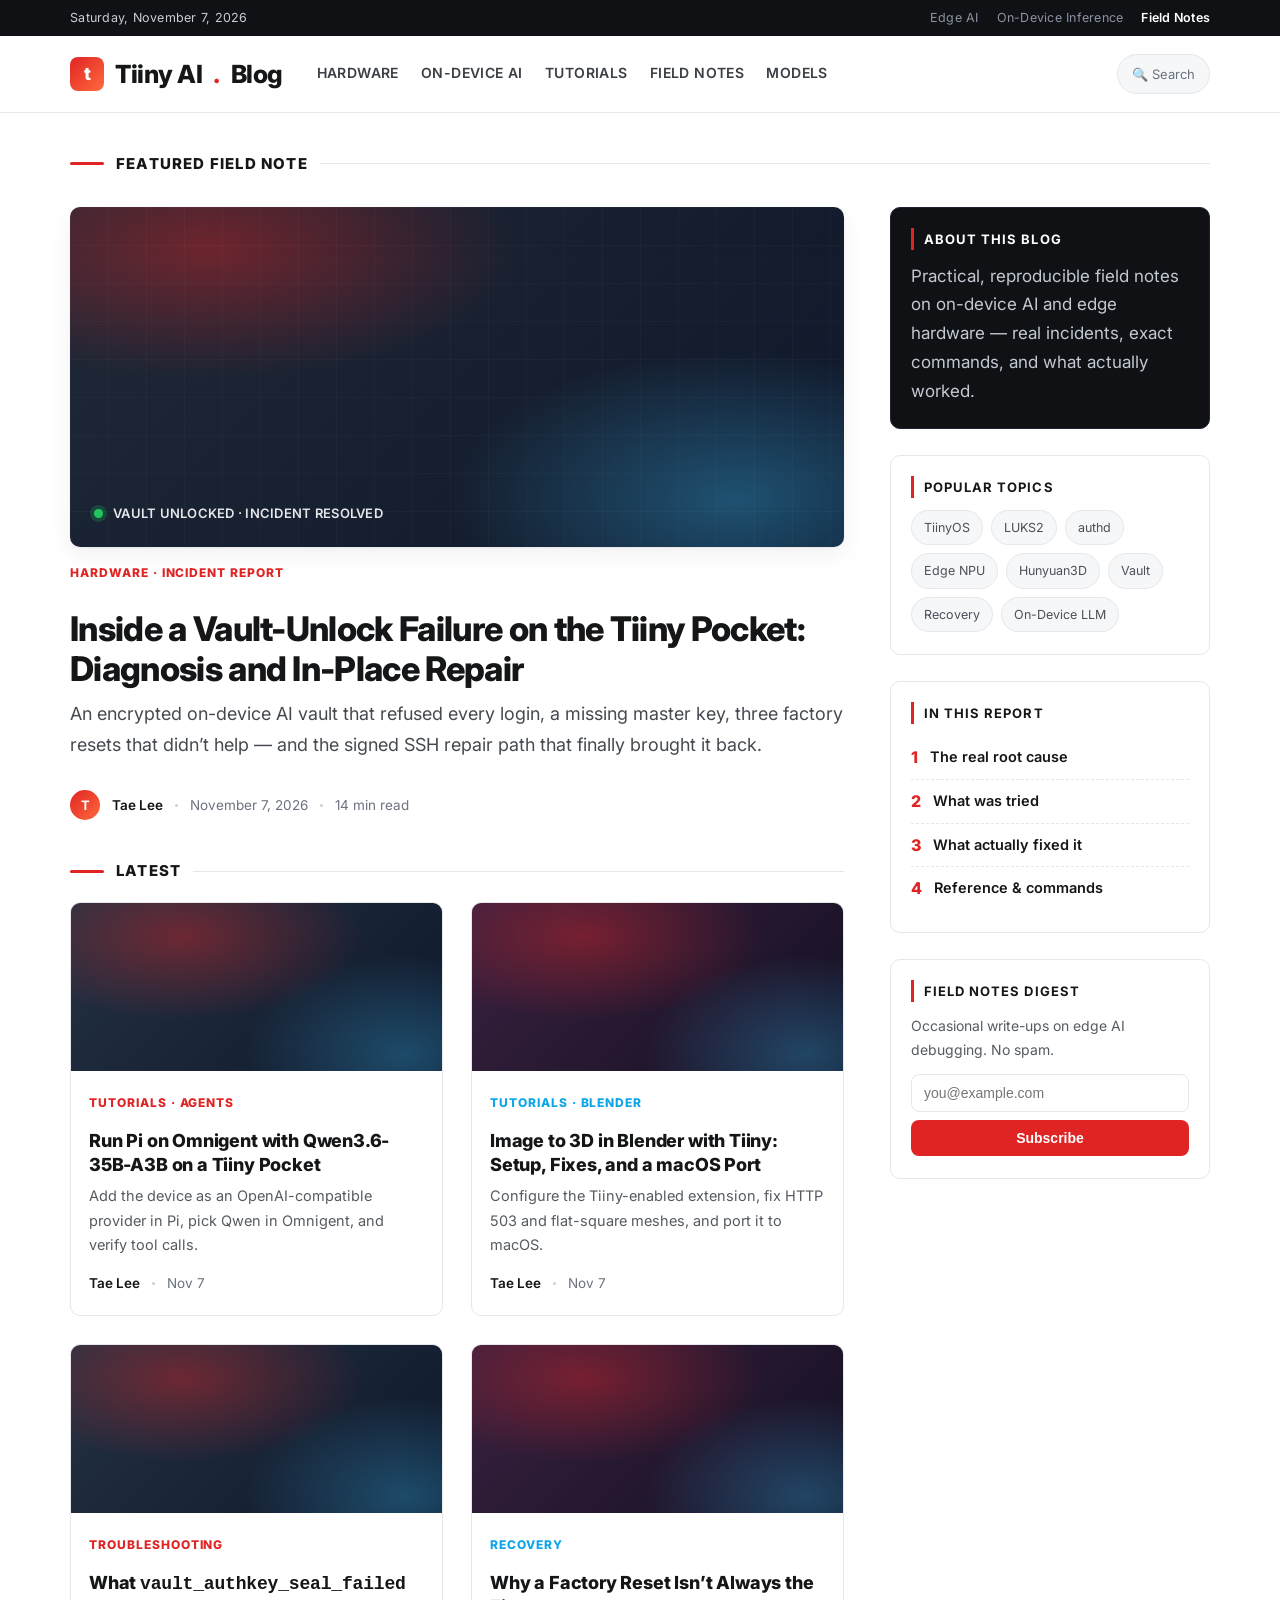
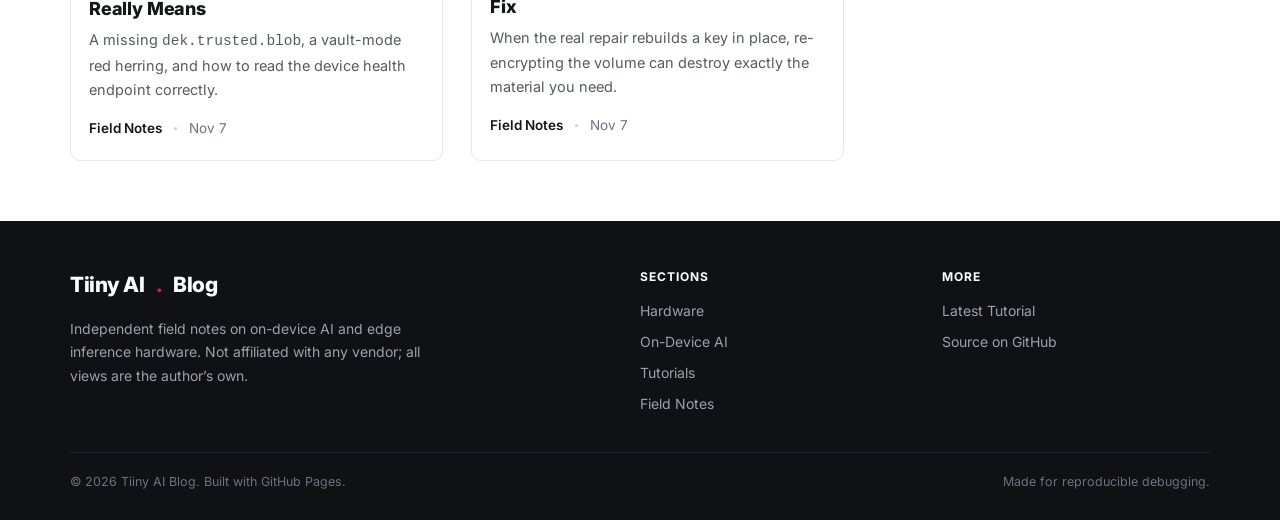
<file: index.html>
<!doctype html>
<html lang="en">
<head>
<meta charset="utf-8">
<meta name="viewport" content="width=device-width, initial-scale=1">
<title>Tiiny AI Blog — On-Device AI, Edge Hardware &amp; Field Notes</title>
<meta name="description" content="Field notes and technical deep-dives on on-device AI, edge inference hardware, and the TiinyOS platform.">
<link rel="preconnect" href="https://fonts.googleapis.com">
<link rel="preconnect" href="https://fonts.gstatic.com" crossorigin>
<link href="https://fonts.googleapis.com/css2?family=Inter:wght@400;600;700;800&family=JetBrains+Mono:wght@400;600&display=swap" rel="stylesheet">
<link rel="stylesheet" href="assets/style.css">
</head>
<body>

<div class="topbar">
  <div class="container">
    <div>Saturday, November 7, 2026</div>
    <div class="tb-links"><span>Edge AI</span><span>On-Device Inference</span><strong>Field Notes</strong></div>
  </div>
</div>

<header class="masthead">
  <div class="container">
    <a class="brand" href="./index.html"><span class="mark">t</span>Tiiny&nbsp;AI<em>.</em>Blog</a>
    <nav class="nav">
      <a href="#">Hardware</a>
      <a href="#">On-Device AI</a>
      <a href="#">Tutorials</a>
      <a href="#">Field Notes</a>
      <a href="#">Models</a>
    </nav>
    <div class="search">🔍&nbsp;Search</div>
  </div>
</header>

<main class="container">

  <div class="sec-label">
    <span class="bar"></span><h2>Featured Field Note</h2><span class="rule"></span>
  </div>

  <div class="layout">
    <!-- MAIN COLUMN -->
    <section>
      <a class="hero" href="posts/tiiny-vault-repair-writeup.html">
        <div class="thumb">
          <div class="glow"></div><div class="grid-ov"></div>
          <div class="lockchip"><span class="dot"></span>VAULT&nbsp;UNLOCKED · INCIDENT RESOLVED</div>
        </div>
        <span class="cat" style="margin-top:16px">Hardware · Incident Report</span>
        <h1>Inside a Vault-Unlock Failure on the Tiiny Pocket: Diagnosis and In-Place Repair</h1>
        <p class="dek">An encrypted on-device AI vault that refused every login, a missing master
          key, three factory resets that didn’t help — and the signed SSH repair path that finally
          brought it back.</p>
      </a>
      <div class="meta">
        <span class="avatar">T</span>
        <span class="who">Tae Lee</span>
        <span class="sep"></span><span>November 7, 2026</span>
        <span class="sep"></span><span>14 min read</span>
      </div>

      <div class="sec-label">
        <span class="bar"></span><h2>Latest</h2><span class="rule"></span>
      </div>

      <div class="cards">
        <a class="card" href="posts/tiiny-pi-setup-guide.html">
          <div class="thumb"><div class="glow"></div></div>
          <div class="pad">
            <span class="cat">Tutorials · Agents</span>
            <h3>Run Pi on Omnigent with Qwen3.6-35B-A3B on a Tiiny Pocket</h3>
            <p>Add the device as an OpenAI-compatible provider in Pi, pick Qwen in Omnigent, and verify tool calls.</p>
            <div class="meta"><span class="who">Tae Lee</span><span class="sep"></span><span>Nov 7</span></div>
          </div>
        </a>
        <a class="card" href="posts/blender-image-to-3d-tiiny.html">
          <div class="thumb c2"><div class="glow"></div></div>
          <div class="pad">
            <span class="cat alt">Tutorials · Blender</span>
            <h3>Image to 3D in Blender with Tiiny: Setup, Fixes, and a macOS Port</h3>
            <p>Configure the Tiiny-enabled extension, fix HTTP 503 and flat-square meshes, and port it to macOS.</p>
            <div class="meta"><span class="who">Tae Lee</span><span class="sep"></span><span>Nov 7</span></div>
          </div>
        </a>
        <a class="card" href="posts/tiiny-vault-repair-writeup.html">
          <div class="thumb"><div class="glow"></div></div>
          <div class="pad">
            <span class="cat">Troubleshooting</span>
            <h3>What <code>vault_authkey_seal_failed</code> Really Means</h3>
            <p>A missing <code>dek.trusted.blob</code>, a vault-mode red herring, and how to read
              the device health endpoint correctly.</p>
            <div class="meta"><span class="who">Field Notes</span><span class="sep"></span><span>Nov 7</span></div>
          </div>
        </a>
        <a class="card" href="posts/tiiny-vault-repair-writeup.html">
          <div class="thumb c2"><div class="glow"></div></div>
          <div class="pad">
            <span class="cat alt">Recovery</span>
            <h3>Why a Factory Reset Isn’t Always the Fix</h3>
            <p>When the real repair rebuilds a key in place, re-encrypting the volume can destroy
              exactly the material you need.</p>
            <div class="meta"><span class="who">Field Notes</span><span class="sep"></span><span>Nov 7</span></div>
          </div>
        </a>
      </div>
    </section>

    <!-- SIDEBAR -->
    <aside class="side">
      <div class="box dark">
        <h4 style="color:#fff;border-color:var(--accent)">About this blog</h4>
        <p style="margin:0;color:#c3c9d2">Practical, reproducible field notes on on-device AI and
          edge hardware — real incidents, exact commands, and what actually worked.</p>
      </div>

      <div class="box">
        <h4>Popular Topics</h4>
        <div class="tags">
          <a href="#">TiinyOS</a><a href="#">LUKS2</a><a href="#">authd</a>
          <a href="#">Edge NPU</a><a href="#">Hunyuan3D</a><a href="#">Vault</a>
          <a href="#">Recovery</a><a href="#">On-Device LLM</a>
        </div>
      </div>

      <div class="box">
        <h4>In This Report</h4>
        <ul class="pop">
          <li><span class="n">1</span><a href="posts/tiiny-vault-repair-writeup.html#root-cause">The real root cause</a></li>
          <li><span class="n">2</span><a href="posts/tiiny-vault-repair-writeup.html#tried">What was tried</a></li>
          <li><span class="n">3</span><a href="posts/tiiny-vault-repair-writeup.html#fix">What actually fixed it</a></li>
          <li><span class="n">4</span><a href="posts/tiiny-vault-repair-writeup.html#reference">Reference &amp; commands</a></li>
        </ul>
      </div>

      <div class="box nl">
        <h4>Field Notes Digest</h4>
        <p>Occasional write-ups on edge AI debugging. No spam.</p>
        <input type="email" placeholder="you@example.com" aria-label="Email">
        <button class="btn">Subscribe</button>
      </div>
    </aside>
  </div>
</main>

<footer class="footer">
  <div class="container">
    <div class="cols">
      <div>
        <div class="brand">Tiiny&nbsp;AI<span style="color:var(--accent)">.</span>Blog</div>
        <p style="max-width:40ch">Independent field notes on on-device AI and edge inference
          hardware. Not affiliated with any vendor; all views are the author’s own.</p>
      </div>
      <div>
        <h5>Sections</h5>
        <ul><li><a href="#">Hardware</a></li><li><a href="#">On-Device AI</a></li>
          <li><a href="#">Tutorials</a></li><li><a href="#">Field Notes</a></li></ul>
      </div>
      <div>
        <h5>More</h5>
        <ul><li><a href="posts/tiiny-pi-setup-guide.html">Latest Tutorial</a></li>
          <li><a href="https://github.com/sqlreport/tiiny-ai-blog">Source on GitHub</a></li></ul>
      </div>
    </div>
    <div class="fine">
      <span>© 2026 Tiiny AI Blog. Built with GitHub Pages.</span>
      <span>Made for reproducible debugging.</span>
    </div>
  </div>
</footer>
</body>
</html>
</file>
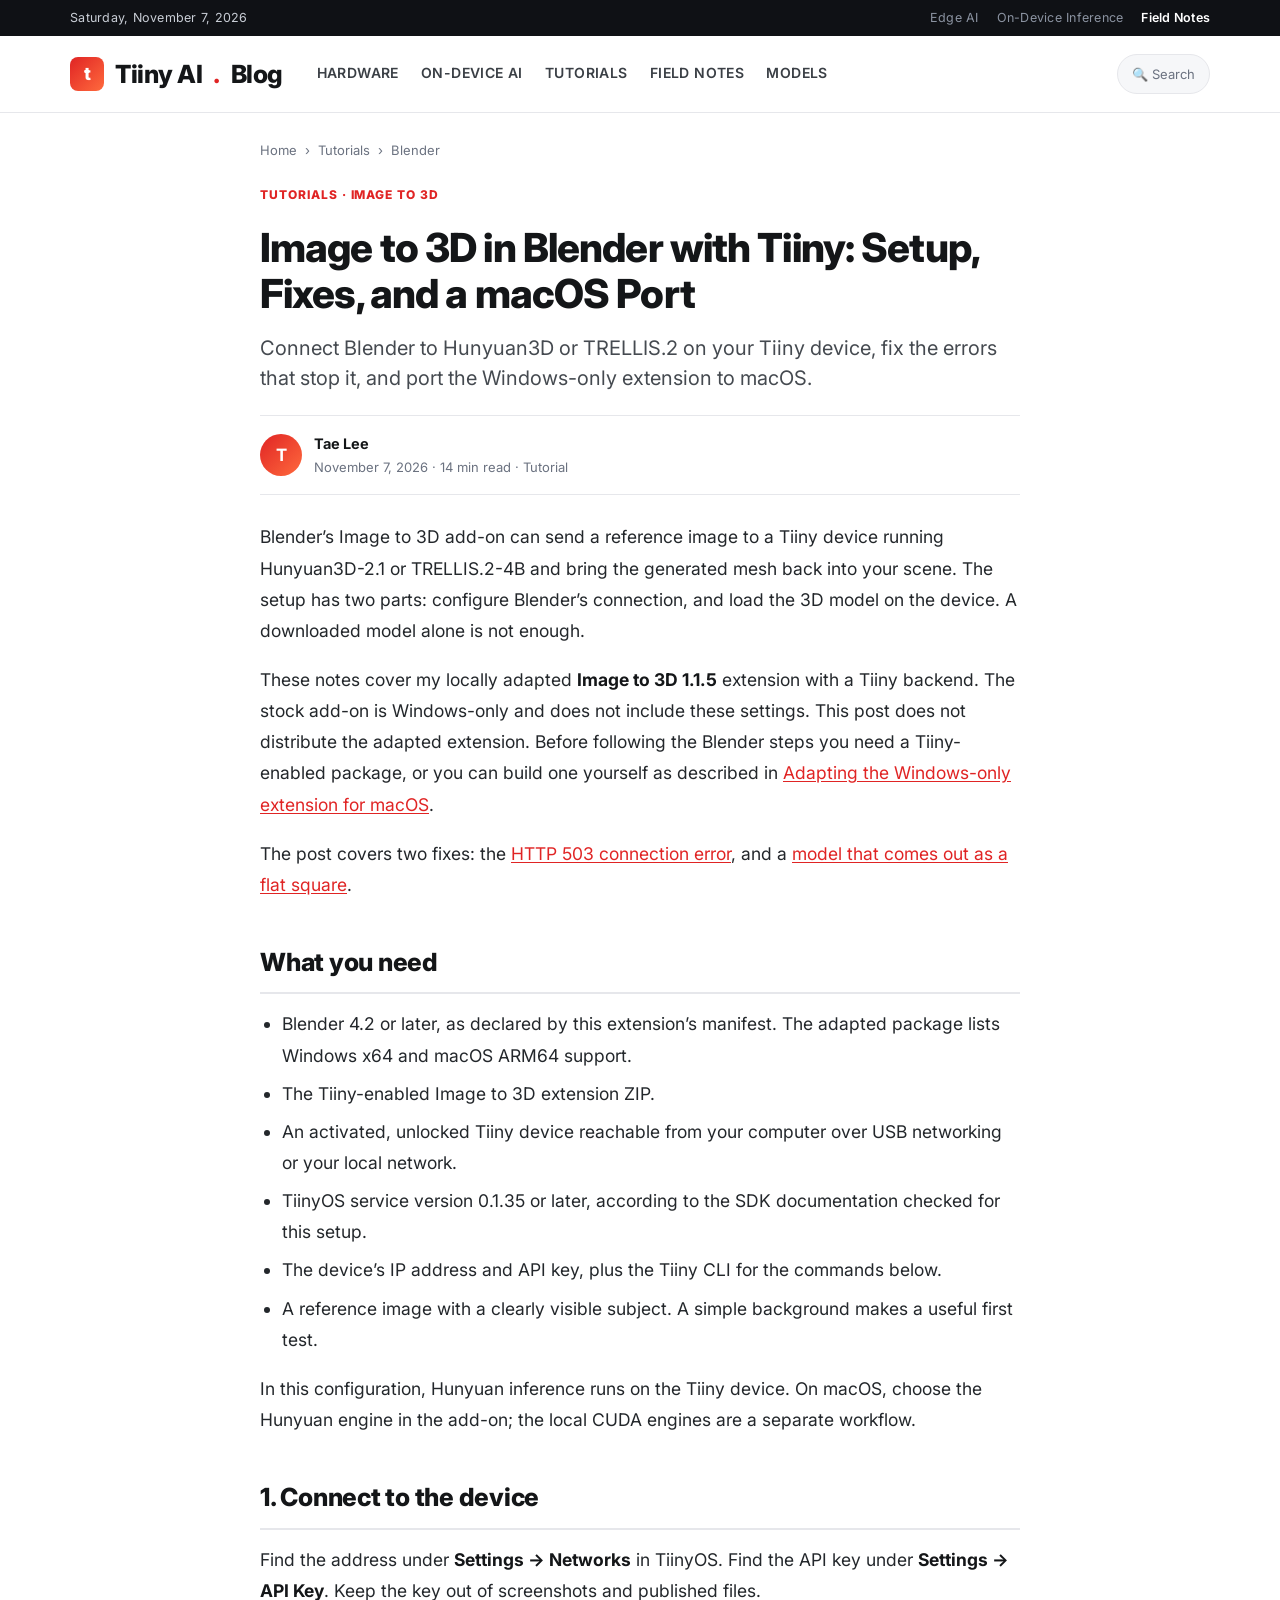
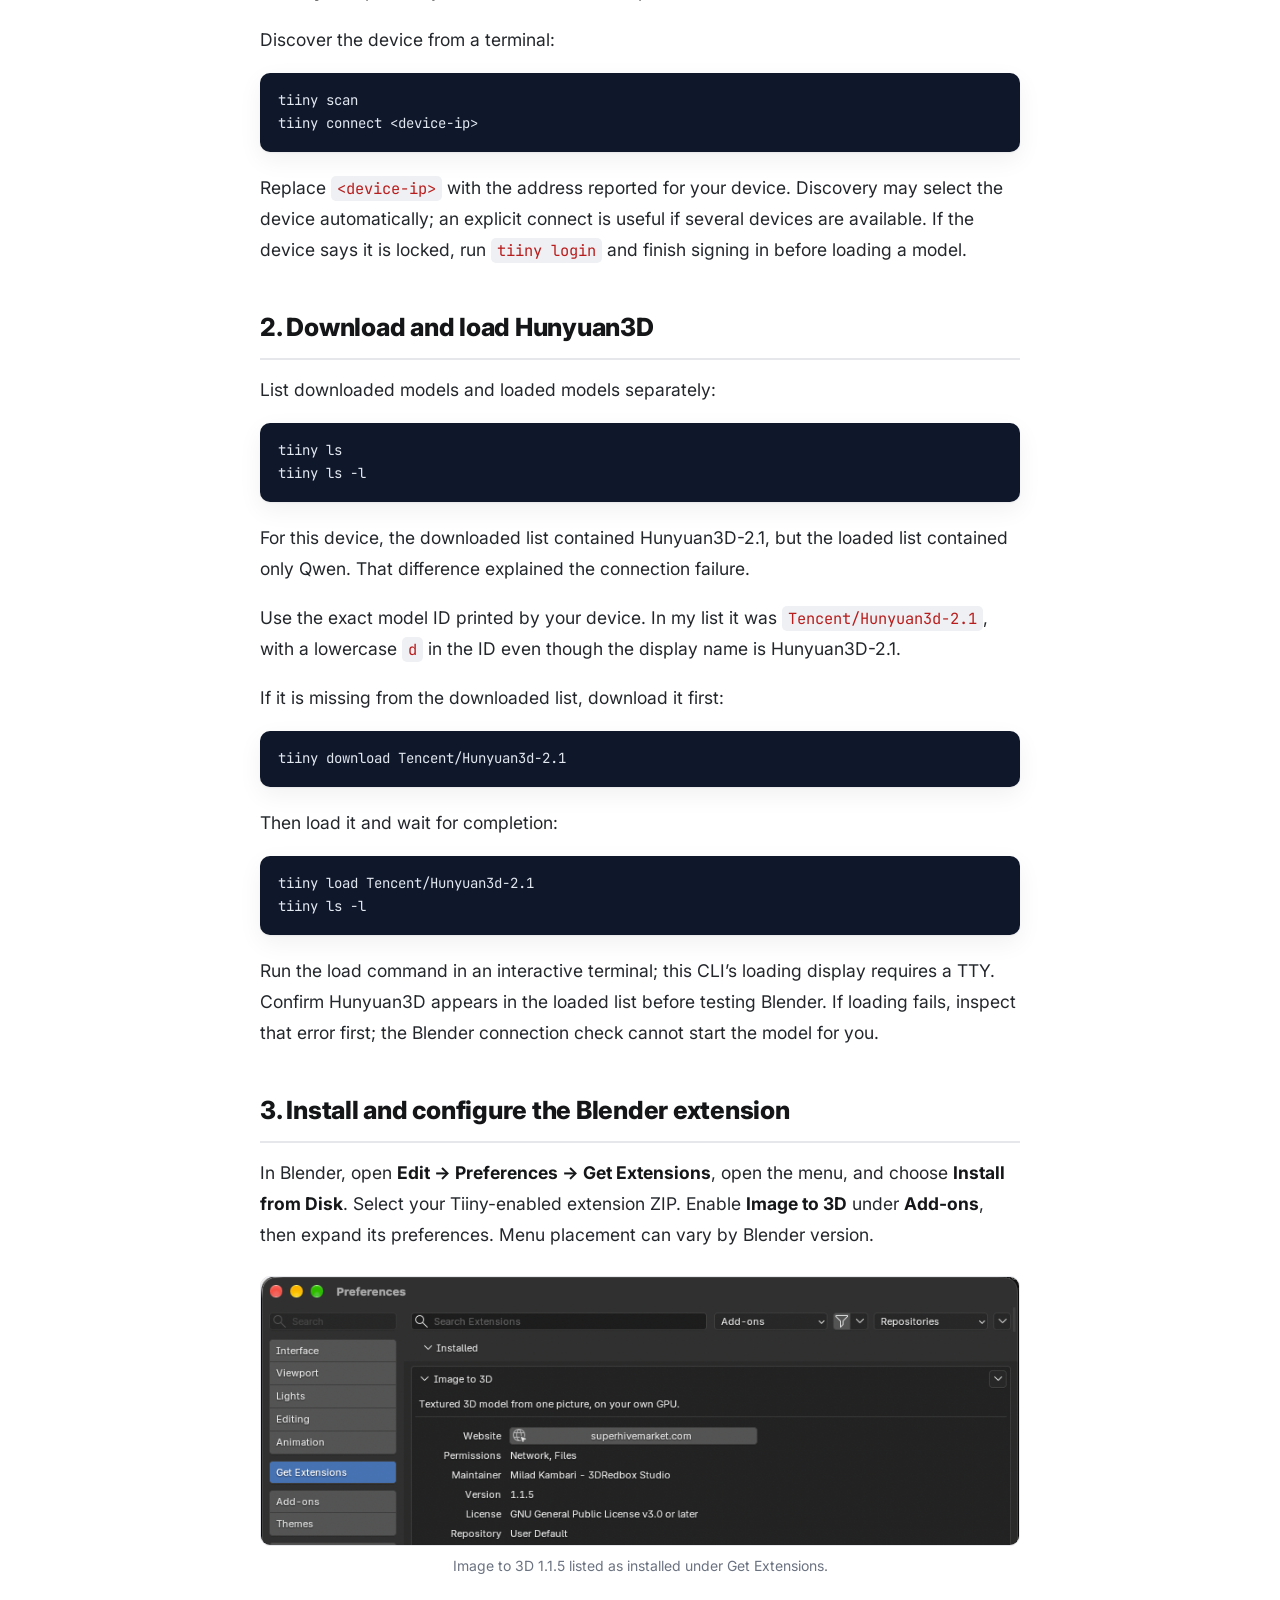
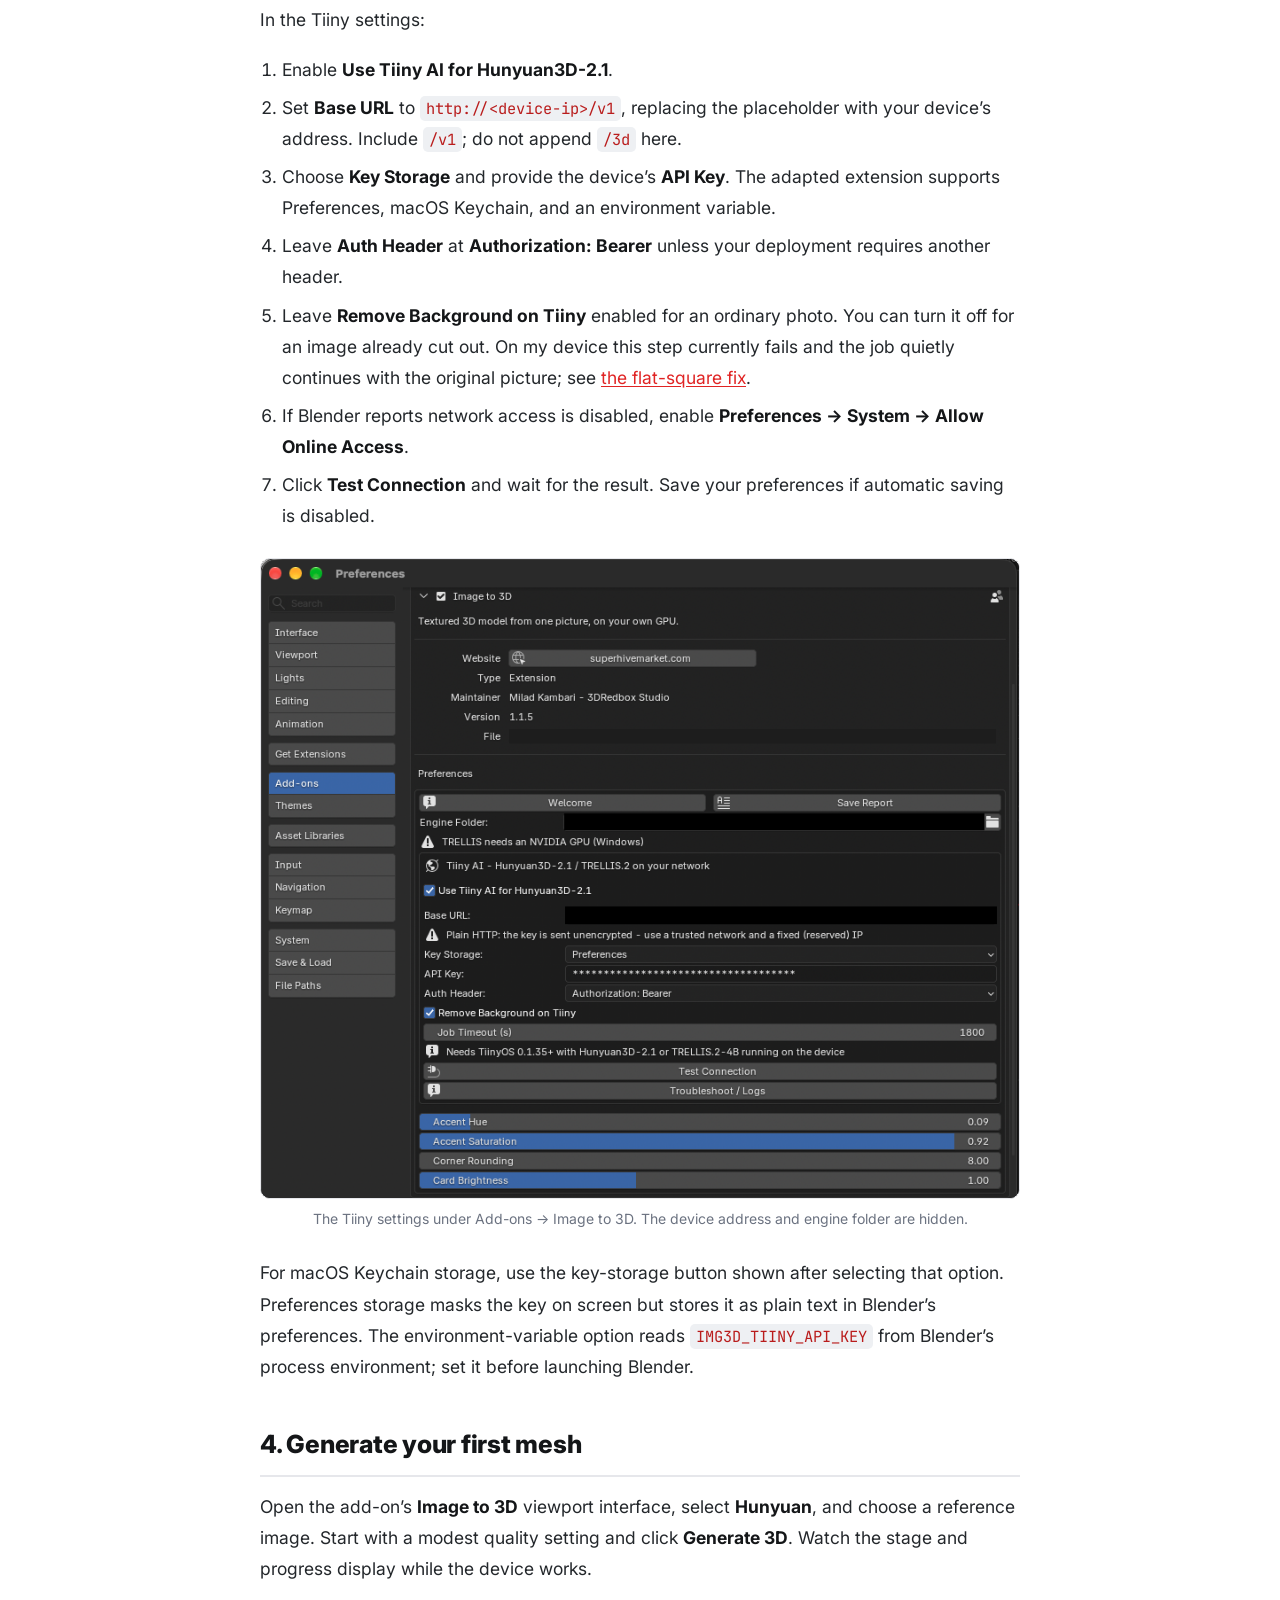
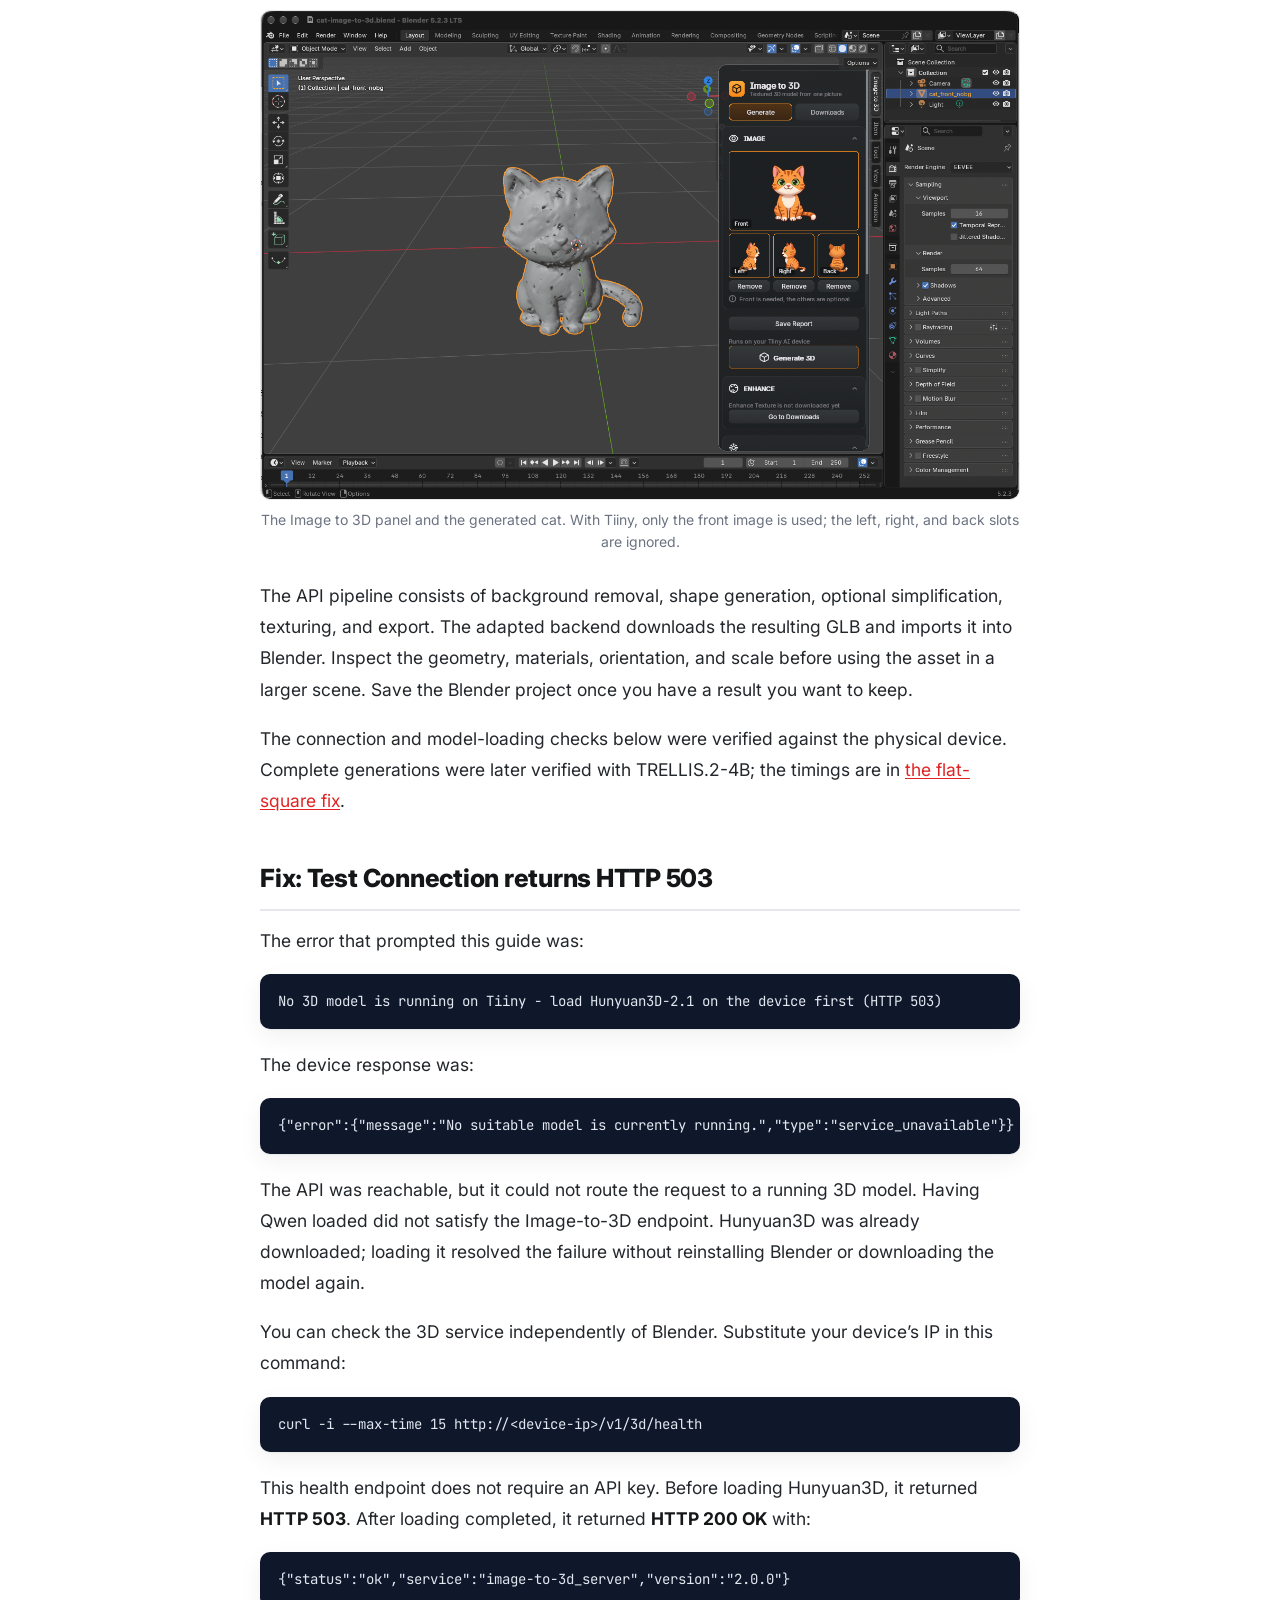
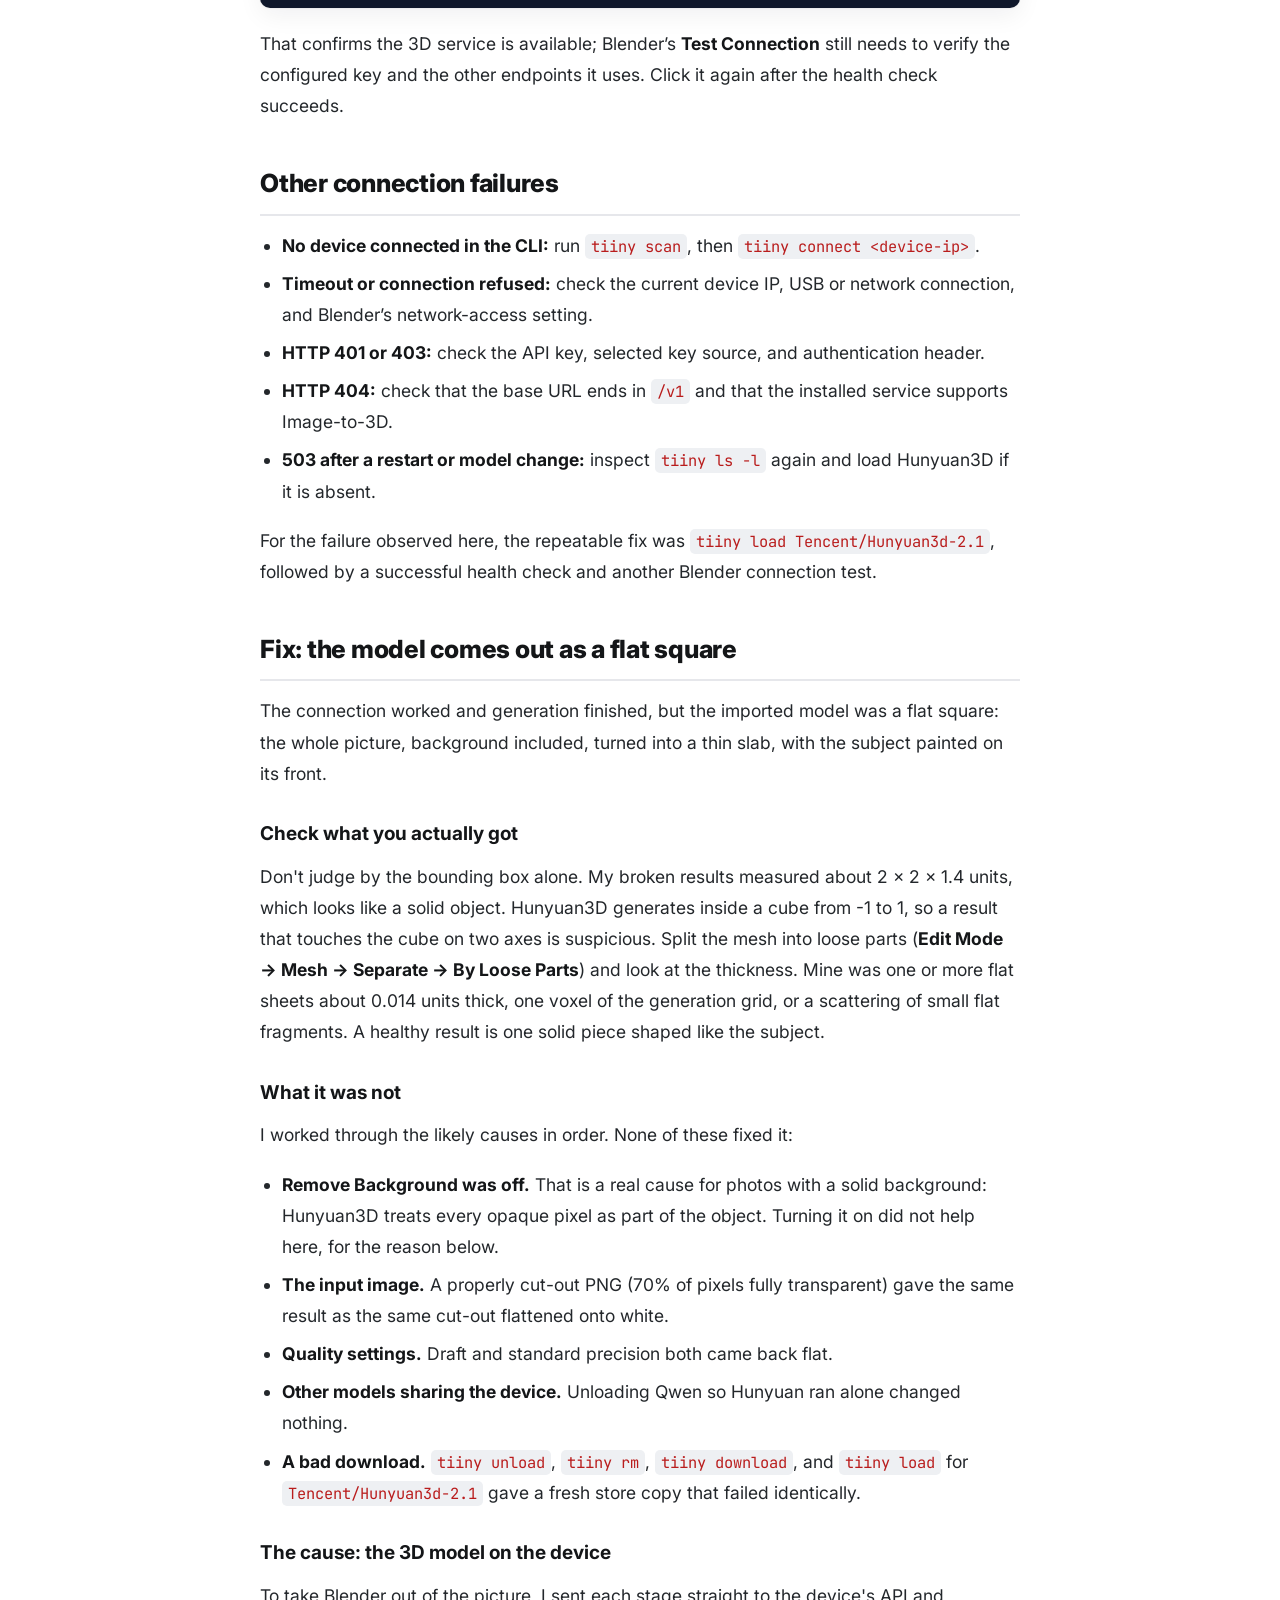
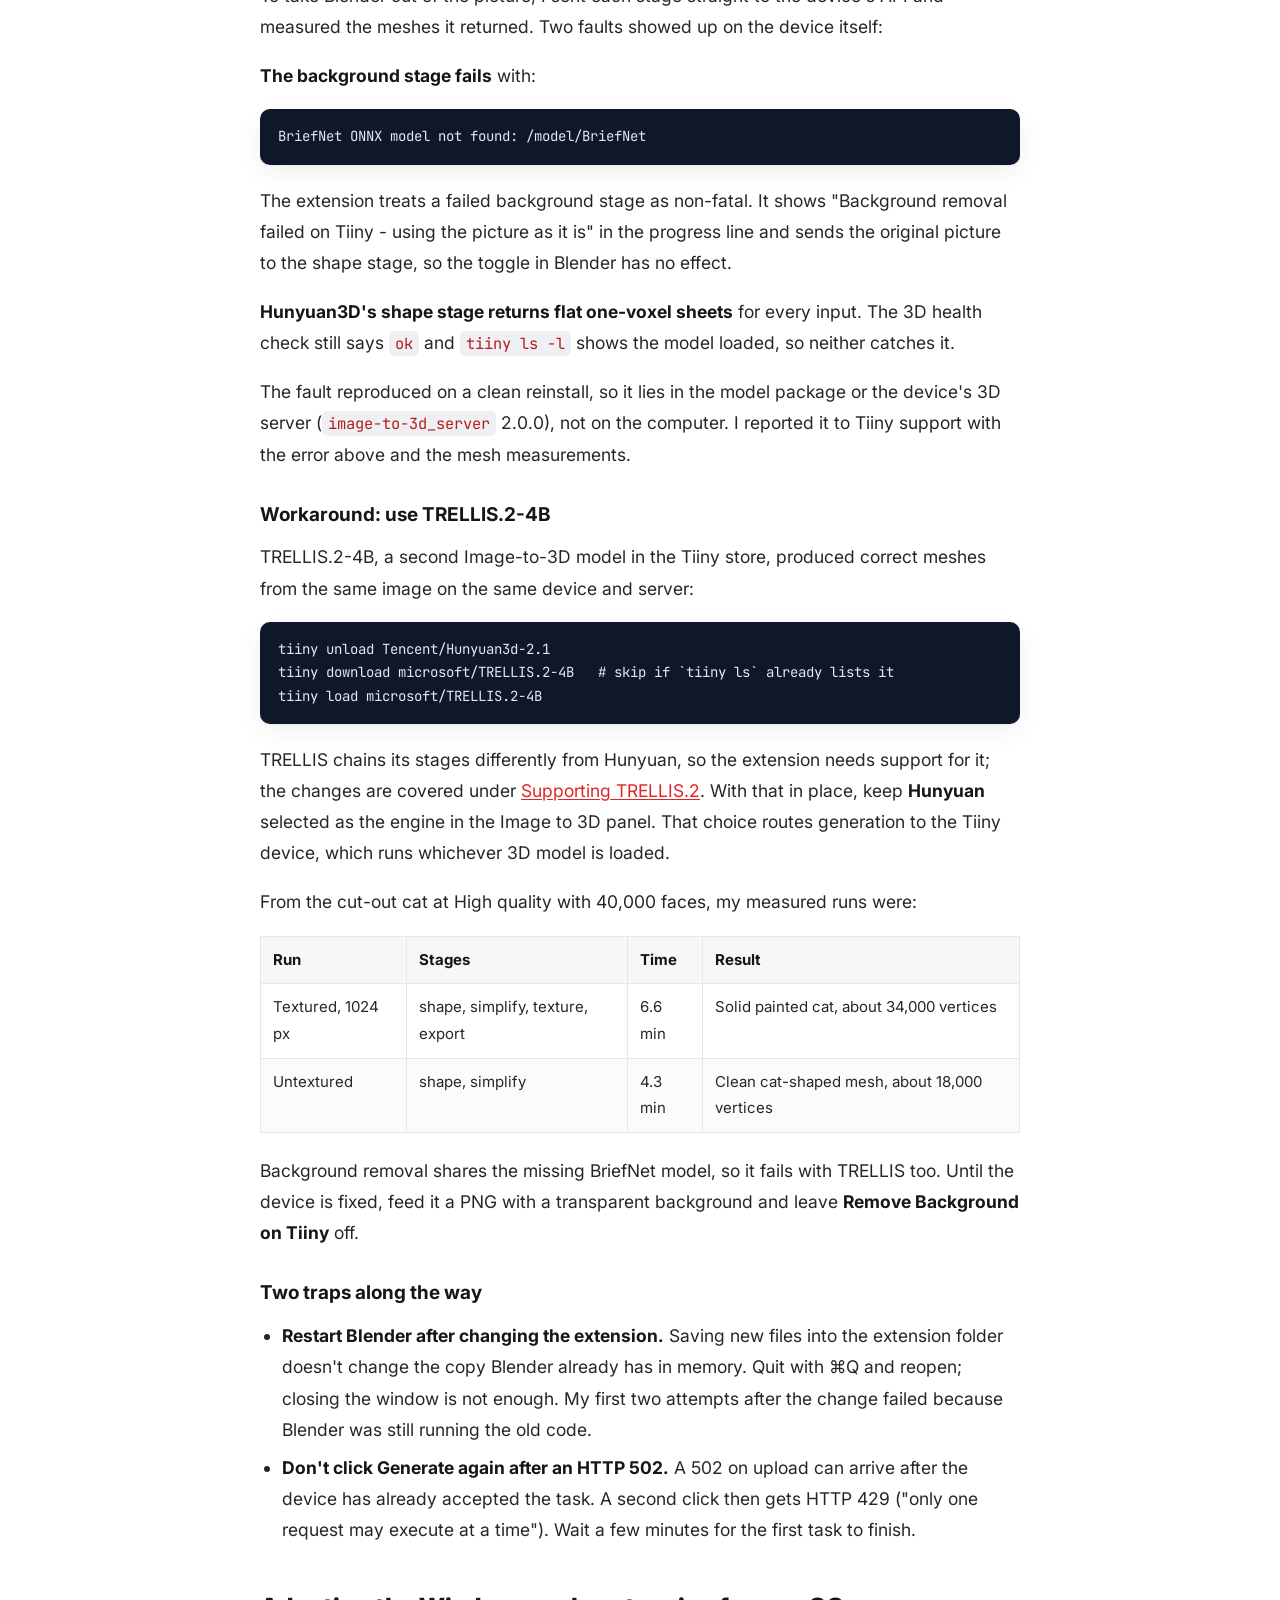
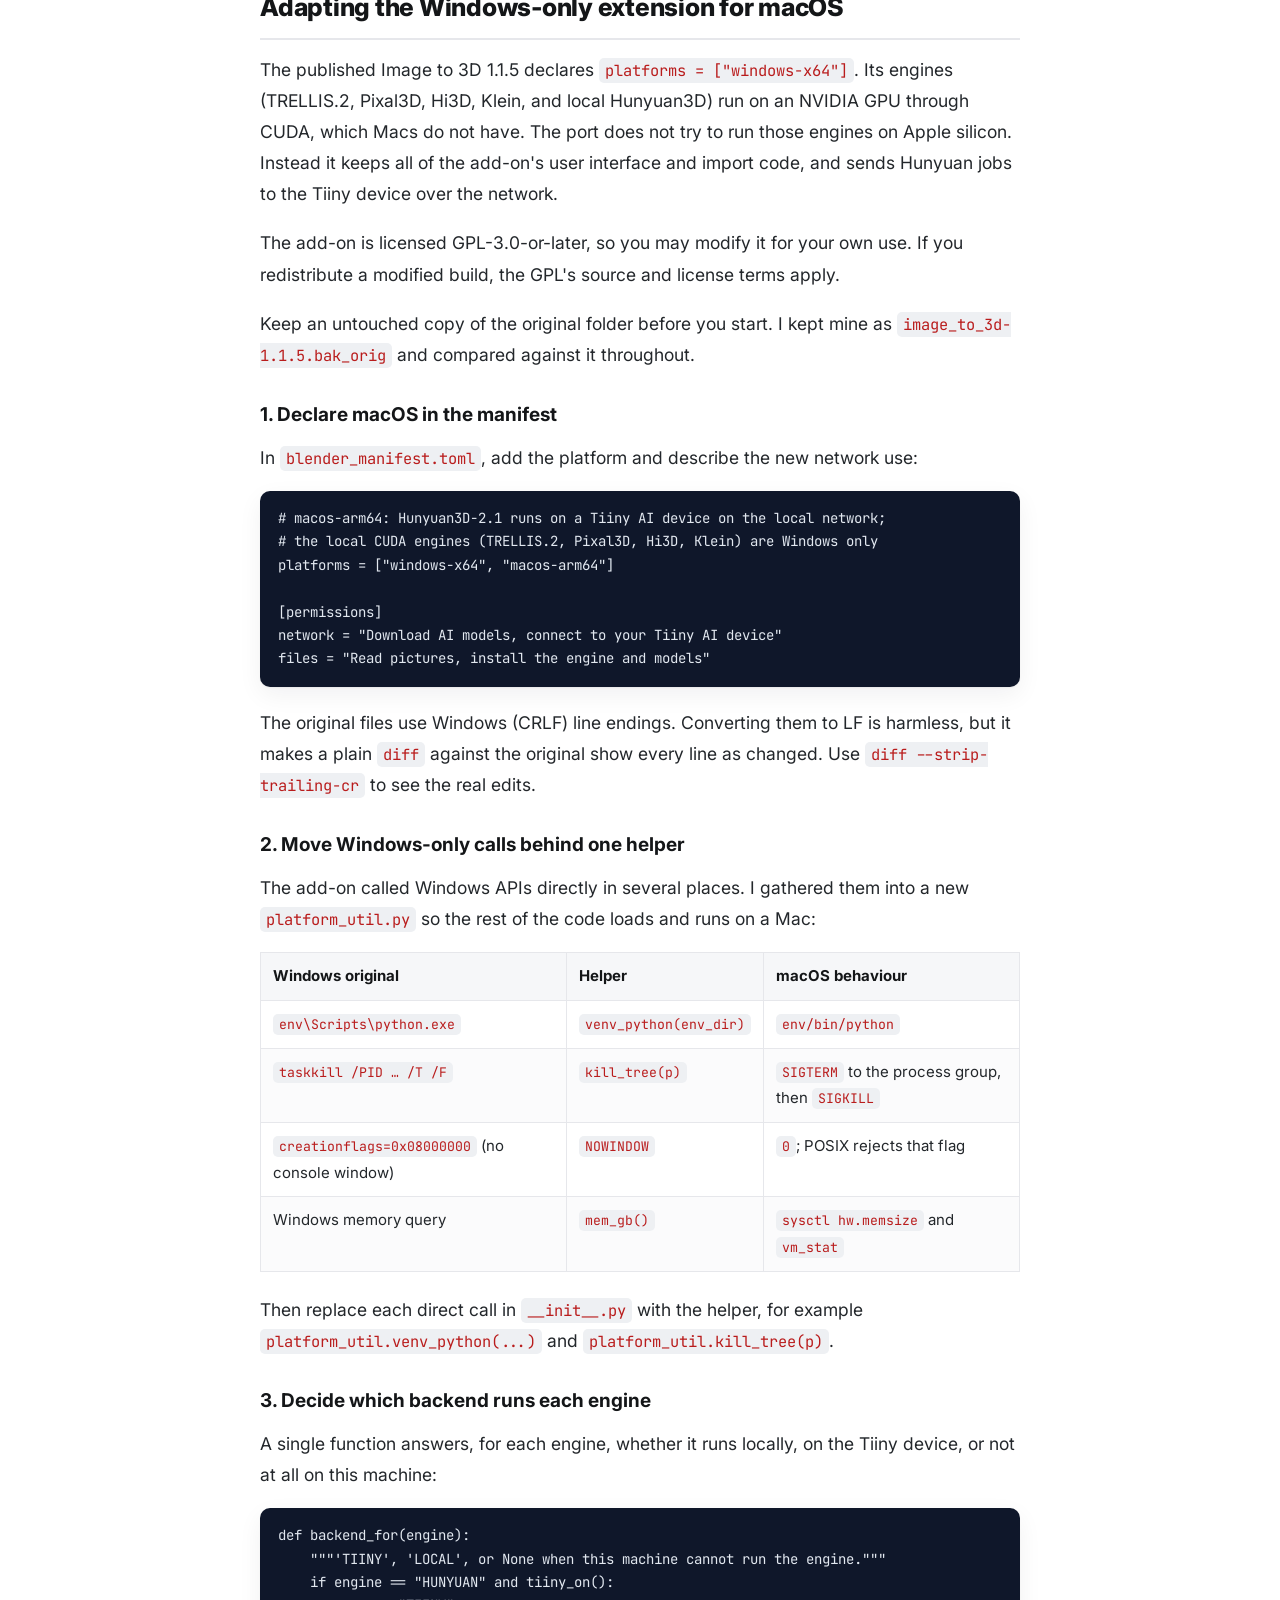
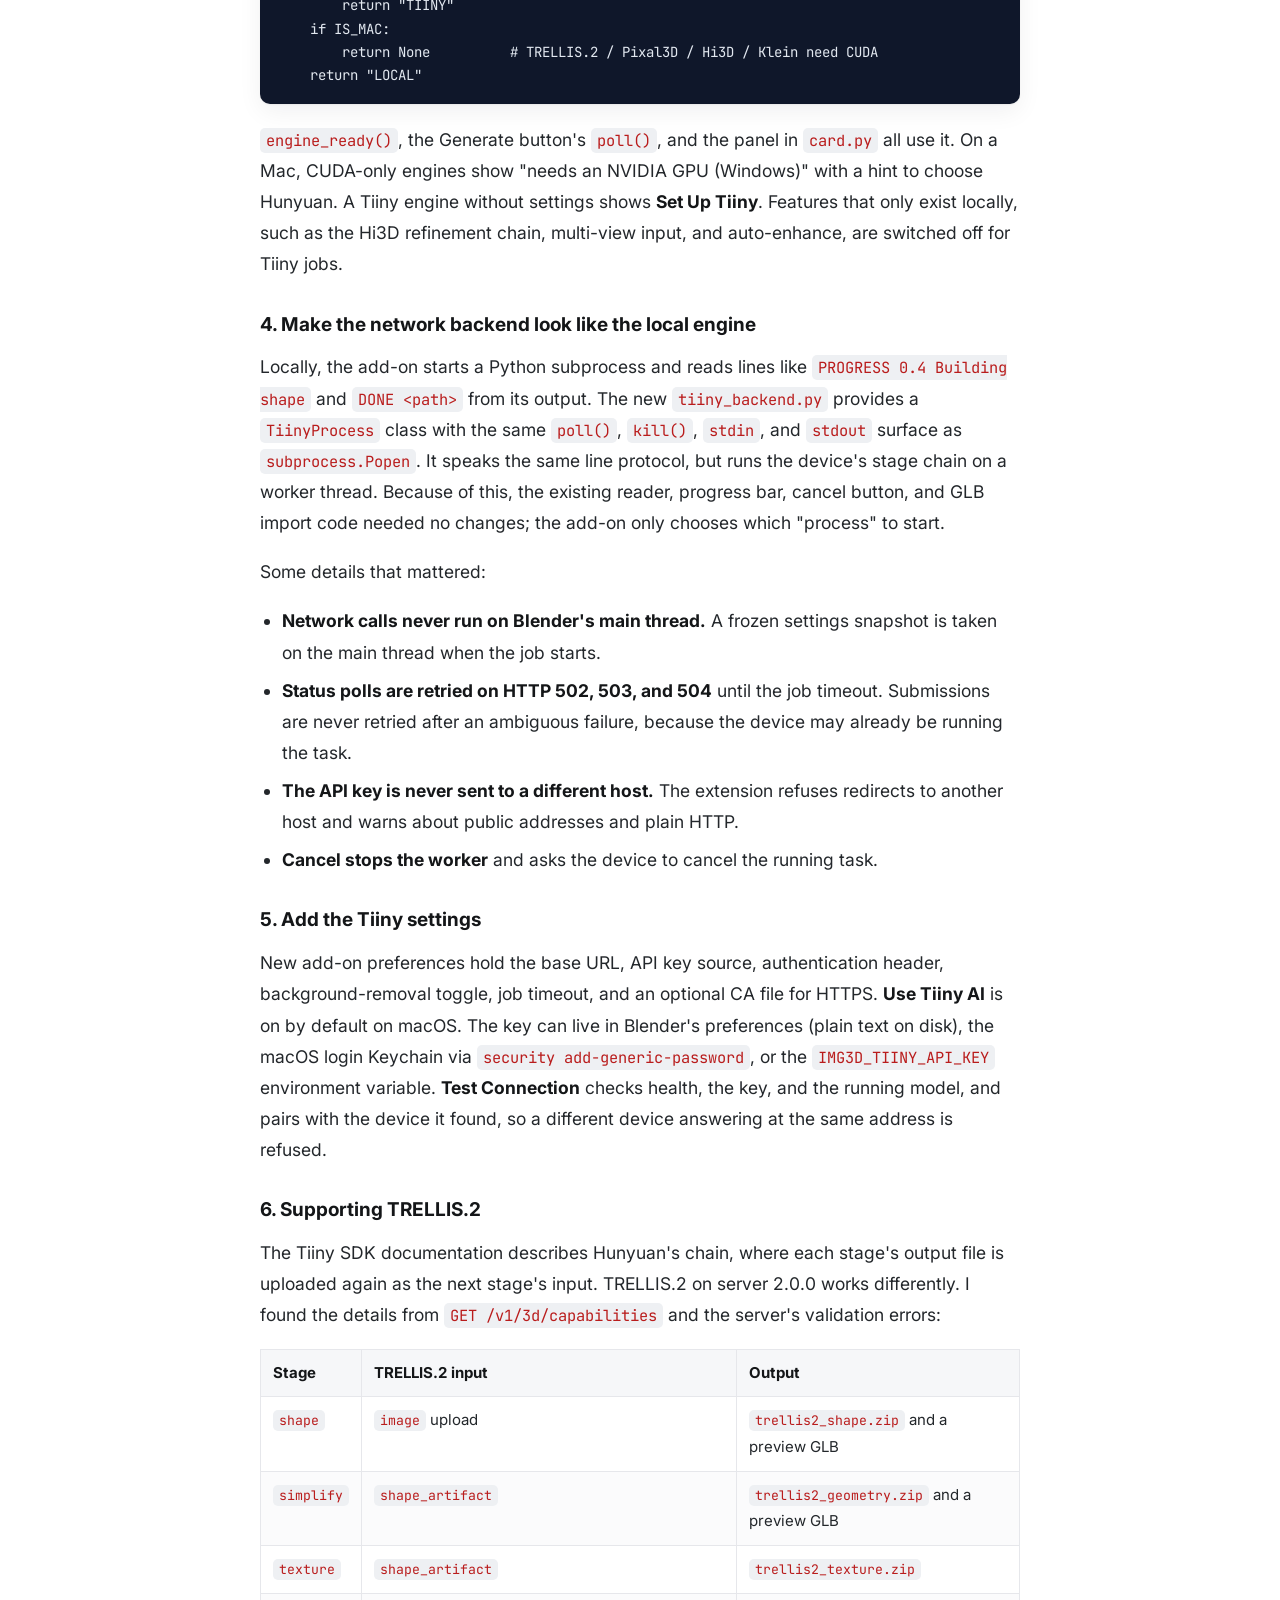
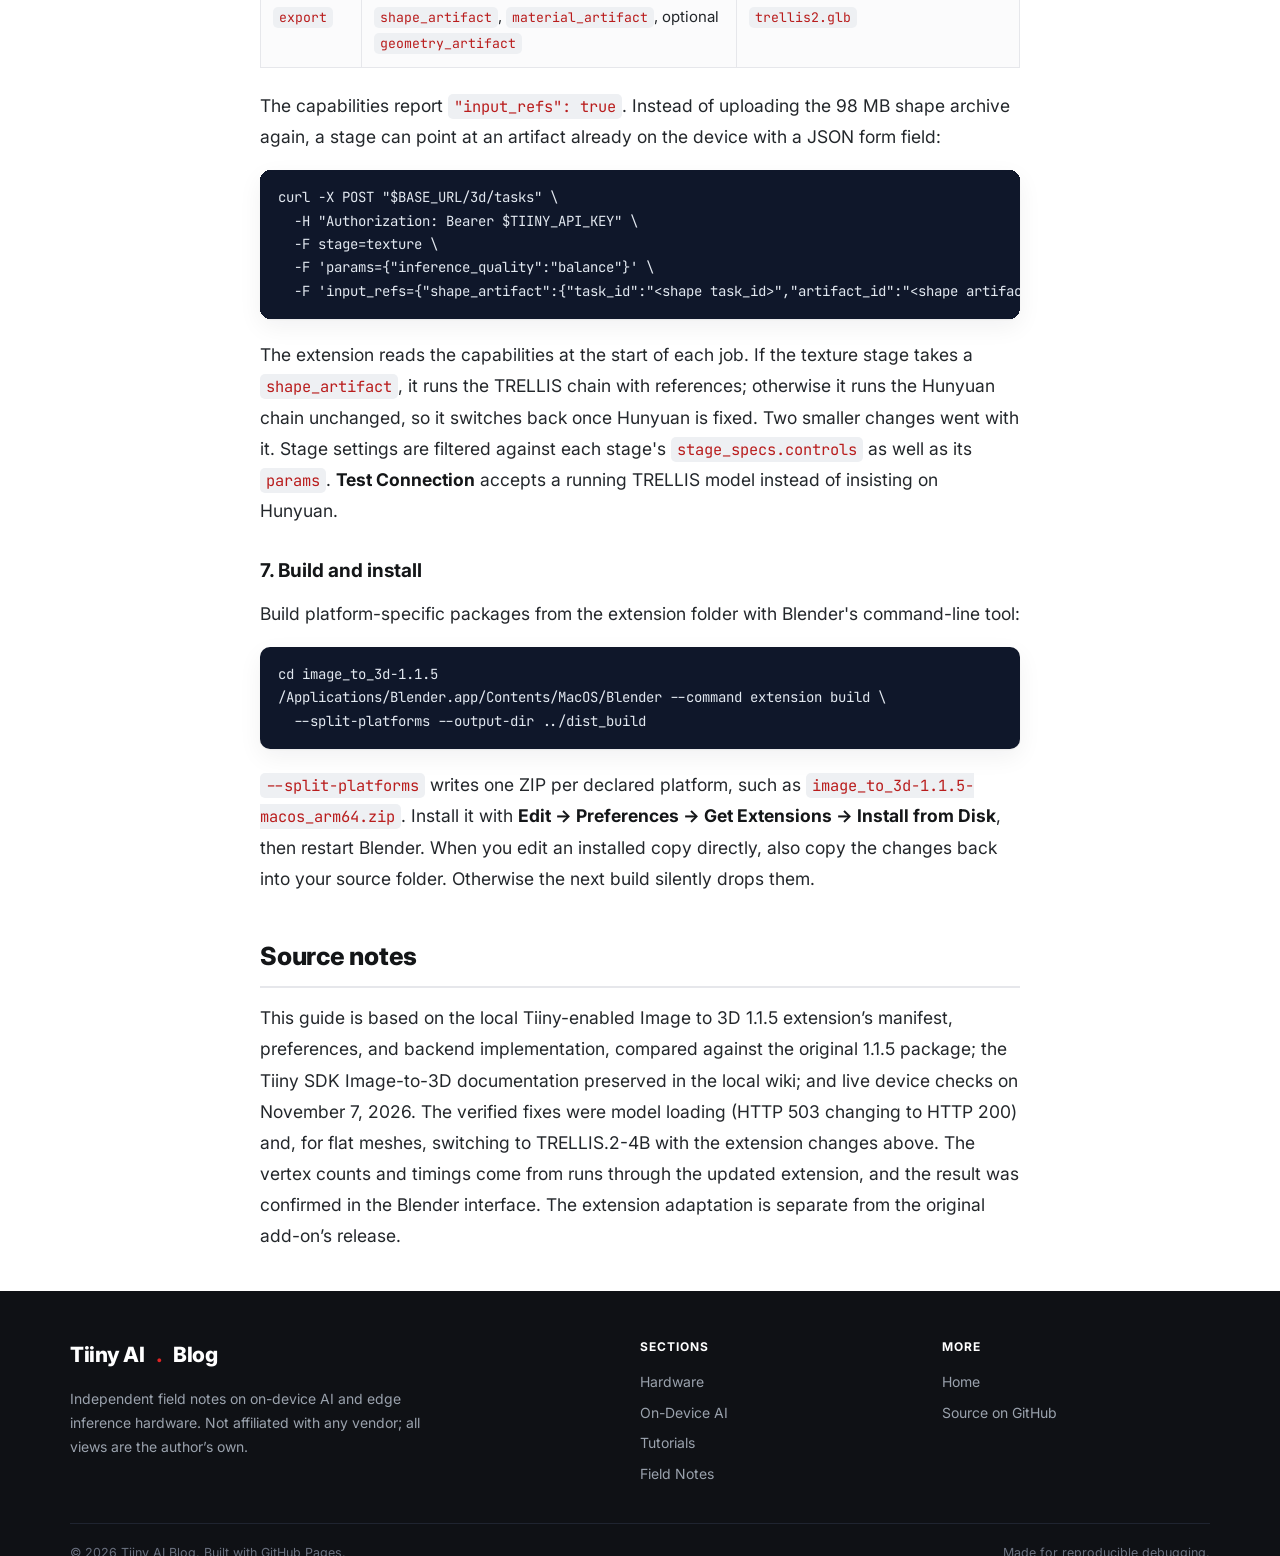
<file: posts/blender-image-to-3d-tiiny.html>
<!doctype html>
<html lang="en">
<head>
<meta charset="utf-8">
<meta name="viewport" content="width=device-width, initial-scale=1">
<title>Image to 3D in Blender with Tiiny — Tiiny AI Blog</title>
<meta name="description" content="Set up the Tiiny-enabled Image to 3D Blender extension, fix the HTTP 503 error and flat-square meshes, and port the Windows-only extension to macOS.">
<link rel="preconnect" href="https://fonts.googleapis.com">
<link rel="preconnect" href="https://fonts.gstatic.com" crossorigin>
<link href="https://fonts.googleapis.com/css2?family=Inter:wght@400;600;700;800&family=JetBrains+Mono:wght@400;600&display=swap" rel="stylesheet">
<link rel="stylesheet" href="../assets/style.css">
</head>
<body>

<div class="topbar">
  <div class="container">
    <div>Saturday, November 7, 2026</div>
    <div class="tb-links"><span>Edge AI</span><span>On-Device Inference</span><strong>Field Notes</strong></div>
  </div>
</div>

<header class="masthead">
  <div class="container">
    <a class="brand" href="../index.html"><span class="mark">t</span>Tiiny&nbsp;AI<em>.</em>Blog</a>
    <nav class="nav">
      <a href="../index.html#">Hardware</a>
      <a href="../index.html#">On-Device AI</a>
      <a href="../index.html#">Tutorials</a>
      <a href="../index.html#">Field Notes</a>
      <a href="../index.html#">Models</a>
    </nav>
    <div class="search">🔍&nbsp;Search</div>
  </div>
</header>

<article class="article">
<div class="crumbs"><a href="../index.html">Home</a> &nbsp;›&nbsp; Tutorials &nbsp;›&nbsp; Blender</div>
<span class="cat">Tutorials · Image to 3D</span>
<h1 class="title">Image to 3D in Blender with Tiiny: Setup, Fixes, and a macOS Port</h1>
<p class="dek">Connect Blender to Hunyuan3D or TRELLIS.2 on your Tiiny device, fix the errors that stop it, and port the Windows-only extension to macOS.</p>
<div class="byline"><span class="avatar">T</span><div><div class="who">Tae Lee</div><div class="sub">November 7, 2026 · 14 min read · Tutorial</div></div></div>
<div class="prose">
<p>Blender’s Image to 3D add-on can send a reference image to a Tiiny device running Hunyuan3D-2.1 or TRELLIS.2-4B and bring the generated mesh back into your scene. The setup has two parts: configure Blender’s connection, and load the 3D model on the device. A downloaded model alone is not enough.</p>
<p>These notes cover my locally adapted <strong>Image to 3D 1.1.5</strong> extension with a Tiiny backend. The stock add-on is Windows-only and does not include these settings. This post does not distribute the adapted extension. Before following the Blender steps you need a Tiiny-enabled package, or you can build one yourself as described in <a href="#adapting-the-windows-only-extension-for-macos">Adapting the Windows-only extension for macOS</a>.</p>
<p>The post covers two fixes: the <a href="#fix-test-connection-returns-http-503">HTTP 503 connection error</a>, and a <a href="#fix-the-model-comes-out-as-a-flat-square">model that comes out as a flat square</a>.</p>
<h2 id="what-you-need">What you need</h2>
<ul><li>Blender 4.2 or later, as declared by this extension’s manifest. The adapted package lists Windows x64 and macOS ARM64 support.</li><li>The Tiiny-enabled Image to 3D extension ZIP.</li><li>An activated, unlocked Tiiny device reachable from your computer over USB networking or your local network.</li><li>TiinyOS service version 0.1.35 or later, according to the SDK documentation checked for this setup.</li><li>The device’s IP address and API key, plus the Tiiny CLI for the commands below.</li><li>A reference image with a clearly visible subject. A simple background makes a useful first test.</li></ul>
<p>In this configuration, Hunyuan inference runs on the Tiiny device. On macOS, choose the Hunyuan engine in the add-on; the local CUDA engines are a separate workflow.</p>
<h2 id="1-connect-to-the-device">1. Connect to the device</h2>
<p>Find the address under <strong>Settings → Networks</strong> in TiinyOS. Find the API key under <strong>Settings → API Key</strong>. Keep the key out of screenshots and published files.</p>
<p>Discover the device from a terminal:</p>
<pre><code>tiiny scan
tiiny connect &lt;device-ip&gt;</code></pre>
<p>Replace <code>&lt;device-ip&gt;</code> with the address reported for your device. Discovery may select the device automatically; an explicit connect is useful if several devices are available. If the device says it is locked, run <code>tiiny login</code> and finish signing in before loading a model.</p>
<h2 id="2-download-and-load-hunyuan3d">2. Download and load Hunyuan3D</h2>
<p>List downloaded models and loaded models separately:</p>
<pre><code>tiiny ls
tiiny ls -l</code></pre>
<p>For this device, the downloaded list contained Hunyuan3D-2.1, but the loaded list contained only Qwen. That difference explained the connection failure.</p>
<p>Use the exact model ID printed by your device. In my list it was <code>Tencent/Hunyuan3d-2.1</code>, with a lowercase <code>d</code> in the ID even though the display name is Hunyuan3D-2.1.</p>
<p>If it is missing from the downloaded list, download it first:</p>
<pre><code>tiiny download Tencent/Hunyuan3d-2.1</code></pre>
<p>Then load it and wait for completion:</p>
<pre><code>tiiny load Tencent/Hunyuan3d-2.1
tiiny ls -l</code></pre>
<p>Run the load command in an interactive terminal; this CLI’s loading display requires a TTY. Confirm Hunyuan3D appears in the loaded list before testing Blender. If loading fails, inspect that error first; the Blender connection check cannot start the model for you.</p>
<h2 id="3-install-and-configure-the-blender-extension">3. Install and configure the Blender extension</h2>
<p>In Blender, open <strong>Edit → Preferences → Get Extensions</strong>, open the menu, and choose <strong>Install from Disk</strong>. Select your Tiiny-enabled extension ZIP. Enable <strong>Image to 3D</strong> under <strong>Add-ons</strong>, then expand its preferences. Menu placement can vary by Blender version.</p>
<figure><img src="../assets/img/blender-image-to-3d-preference-extension.png" alt="Blender Preferences, Get Extensions, with Image to 3D 1.1.5 from 3DRedbox Studio installed under GPL-3.0-or-later" width="855" height="302" loading="lazy"><figcaption>Image to 3D 1.1.5 listed as installed under Get Extensions.</figcaption></figure>
<p>In the Tiiny settings:</p>
<ol><li>Enable <strong>Use Tiiny AI for Hunyuan3D-2.1</strong>.</li><li>Set <strong>Base URL</strong> to <code>http://&lt;device-ip&gt;/v1</code>, replacing the placeholder with your device’s address. Include <code>/v1</code>; do not append <code>/3d</code> here.</li><li>Choose <strong>Key Storage</strong> and provide the device’s <strong>API Key</strong>. The adapted extension supports Preferences, macOS Keychain, and an environment variable.</li><li>Leave <strong>Auth Header</strong> at <strong>Authorization: Bearer</strong> unless your deployment requires another header.</li><li>Leave <strong>Remove Background on Tiiny</strong> enabled for an ordinary photo. You can turn it off for an image already cut out. On my device this step currently fails and the job quietly continues with the original picture; see <a href="#fix-the-model-comes-out-as-a-flat-square">the flat-square fix</a>.</li><li>If Blender reports network access is disabled, enable <strong>Preferences → System → Allow Online Access</strong>.</li><li>Click <strong>Test Connection</strong> and wait for the result. Save your preferences if automatic saving is disabled.</li></ol>
<figure><img src="../assets/img/blender-image-to-3d-preference-add-on.png" alt="The Image to 3D add-on preferences with Use Tiiny AI enabled, Base URL, Key Storage, API Key, Auth Header, Remove Background on Tiiny, Job Timeout, Test Connection, and Troubleshoot / Logs" width="855" height="721" loading="lazy"><figcaption>The Tiiny settings under Add-ons → Image to 3D. The device address and engine folder are hidden.</figcaption></figure>
<p>For macOS Keychain storage, use the key-storage button shown after selecting that option. Preferences storage masks the key on screen but stores it as plain text in Blender’s preferences. The environment-variable option reads <code>IMG3D_TIINY_API_KEY</code> from Blender’s process environment; set it before launching Blender.</p>
<h2 id="4-generate-your-first-mesh">4. Generate your first mesh</h2>
<p>Open the add-on’s <strong>Image to 3D</strong> viewport interface, select <strong>Hunyuan</strong>, and choose a reference image. Start with a modest quality setting and click <strong>Generate 3D</strong>. Watch the stage and progress display while the device works.</p>
<figure><img src="../assets/img/blender-image-to-3d-generate.png" alt="Blender viewport showing a generated cat mesh next to the Image to 3D panel, with a cartoon cat as the front image and the Generate 3D button marked Runs on your Tiiny AI device" width="1434" height="923" loading="lazy"><figcaption>The Image to 3D panel and the generated cat. With Tiiny, only the front image is used; the left, right, and back slots are ignored.</figcaption></figure>
<p>The API pipeline consists of background removal, shape generation, optional simplification, texturing, and export. The adapted backend downloads the resulting GLB and imports it into Blender. Inspect the geometry, materials, orientation, and scale before using the asset in a larger scene. Save the Blender project once you have a result you want to keep.</p>
<p>The connection and model-loading checks below were verified against the physical device. Complete generations were later verified with TRELLIS.2-4B; the timings are in <a href="#fix-the-model-comes-out-as-a-flat-square">the flat-square fix</a>.</p>
<h2 id="fix-test-connection-returns-http-503">Fix: Test Connection returns HTTP 503</h2>
<p>The error that prompted this guide was:</p>
<pre><code>No 3D model is running on Tiiny - load Hunyuan3D-2.1 on the device first (HTTP 503)</code></pre>
<p>The device response was:</p>
<pre><code>{&quot;error&quot;:{&quot;message&quot;:&quot;No suitable model is currently running.&quot;,&quot;type&quot;:&quot;service_unavailable&quot;}}</code></pre>
<p>The API was reachable, but it could not route the request to a running 3D model. Having Qwen loaded did not satisfy the Image-to-3D endpoint. Hunyuan3D was already downloaded; loading it resolved the failure without reinstalling Blender or downloading the model again.</p>
<p>You can check the 3D service independently of Blender. Substitute your device’s IP in this command:</p>
<pre><code>curl -i --max-time 15 http://&lt;device-ip&gt;/v1/3d/health</code></pre>
<p>This health endpoint does not require an API key. Before loading Hunyuan3D, it returned <strong>HTTP 503</strong>. After loading completed, it returned <strong>HTTP 200 OK</strong> with:</p>
<pre><code>{&quot;status&quot;:&quot;ok&quot;,&quot;service&quot;:&quot;image-to-3d_server&quot;,&quot;version&quot;:&quot;2.0.0&quot;}</code></pre>
<p>That confirms the 3D service is available; Blender’s <strong>Test Connection</strong> still needs to verify the configured key and the other endpoints it uses. Click it again after the health check succeeds.</p>
<h2 id="other-connection-failures">Other connection failures</h2>
<ul><li><strong>No device connected in the CLI:</strong> run <code>tiiny scan</code>, then <code>tiiny connect &lt;device-ip&gt;</code>.</li><li><strong>Timeout or connection refused:</strong> check the current device IP, USB or network connection, and Blender’s network-access setting.</li><li><strong>HTTP 401 or 403:</strong> check the API key, selected key source, and authentication header.</li><li><strong>HTTP 404:</strong> check that the base URL ends in <code>/v1</code> and that the installed service supports Image-to-3D.</li><li><strong>503 after a restart or model change:</strong> inspect <code>tiiny ls -l</code> again and load Hunyuan3D if it is absent.</li></ul>
<p>For the failure observed here, the repeatable fix was <code>tiiny load Tencent/Hunyuan3d-2.1</code>, followed by a successful health check and another Blender connection test.</p>
<h2 id="fix-the-model-comes-out-as-a-flat-square">Fix: the model comes out as a flat square</h2>
<p>The connection worked and generation finished, but the imported model was a flat square: the whole picture, background included, turned into a thin slab, with the subject painted on its front.</p>
<h3 id="check-what-you-actually-got">Check what you actually got</h3>
<p>Don't judge by the bounding box alone. My broken results measured about 2 × 2 × 1.4 units, which looks like a solid object. Hunyuan3D generates inside a cube from -1 to 1, so a result that touches the cube on two axes is suspicious. Split the mesh into loose parts (<strong>Edit Mode → Mesh → Separate → By Loose Parts</strong>) and look at the thickness. Mine was one or more flat sheets about 0.014 units thick, one voxel of the generation grid, or a scattering of small flat fragments. A healthy result is one solid piece shaped like the subject.</p>
<h3 id="what-it-was-not">What it was not</h3>
<p>I worked through the likely causes in order. None of these fixed it:</p>
<ul><li><strong>Remove Background was off.</strong> That is a real cause for photos with a solid background: Hunyuan3D treats every opaque pixel as part of the object. Turning it on did not help here, for the reason below.</li><li><strong>The input image.</strong> A properly cut-out PNG (70% of pixels fully transparent) gave the same result as the same cut-out flattened onto white.</li><li><strong>Quality settings.</strong> Draft and standard precision both came back flat.</li><li><strong>Other models sharing the device.</strong> Unloading Qwen so Hunyuan ran alone changed nothing.</li><li><strong>A bad download.</strong> <code>tiiny unload</code>, <code>tiiny rm</code>, <code>tiiny download</code>, and <code>tiiny load</code> for <code>Tencent/Hunyuan3d-2.1</code> gave a fresh store copy that failed identically.</li></ul>
<h3 id="the-cause-the-3d-model-on-the-device">The cause: the 3D model on the device</h3>
<p>To take Blender out of the picture, I sent each stage straight to the device's API and measured the meshes it returned. Two faults showed up on the device itself:</p>
<p><strong>The background stage fails</strong> with:</p>
<pre><code>BriefNet ONNX model not found: /model/BriefNet</code></pre>
<p>The extension treats a failed background stage as non-fatal. It shows "Background removal failed on Tiiny - using the picture as it is" in the progress line and sends the original picture to the shape stage, so the toggle in Blender has no effect.</p>
<p><strong>Hunyuan3D's shape stage returns flat one-voxel sheets</strong> for every input. The 3D health check still says <code>ok</code> and <code>tiiny ls -l</code> shows the model loaded, so neither catches it.</p>
<p>The fault reproduced on a clean reinstall, so it lies in the model package or the device's 3D server (<code>image-to-3d_server</code> 2.0.0), not on the computer. I reported it to Tiiny support with the error above and the mesh measurements.</p>
<h3 id="workaround-use-trellis2-4b">Workaround: use TRELLIS.2-4B</h3>
<p>TRELLIS.2-4B, a second Image-to-3D model in the Tiiny store, produced correct meshes from the same image on the same device and server:</p>
<pre><code>tiiny unload Tencent/Hunyuan3d-2.1
tiiny download microsoft/TRELLIS.2-4B   # skip if `tiiny ls` already lists it
tiiny load microsoft/TRELLIS.2-4B</code></pre>
<p>TRELLIS chains its stages differently from Hunyuan, so the extension needs support for it; the changes are covered under <a href="#6-supporting-trellis2">Supporting TRELLIS.2</a>. With that in place, keep <strong>Hunyuan</strong> selected as the engine in the Image to 3D panel. That choice routes generation to the Tiiny device, which runs whichever 3D model is loaded.</p>
<p>From the cut-out cat at High quality with 40,000 faces, my measured runs were:</p>
<table><thead><tr><th>Run</th><th>Stages</th><th>Time</th><th>Result</th></tr></thead><tbody><tr><td>Textured, 1024 px</td><td>shape, simplify, texture, export</td><td>6.6 min</td><td>Solid painted cat, about 34,000 vertices</td></tr><tr><td>Untextured</td><td>shape, simplify</td><td>4.3 min</td><td>Clean cat-shaped mesh, about 18,000 vertices</td></tr></tbody></table>
<p>Background removal shares the missing BriefNet model, so it fails with TRELLIS too. Until the device is fixed, feed it a PNG with a transparent background and leave <strong>Remove Background on Tiiny</strong> off.</p>
<h3 id="two-traps-along-the-way">Two traps along the way</h3>
<ul><li><strong>Restart Blender after changing the extension.</strong> Saving new files into the extension folder doesn't change the copy Blender already has in memory. Quit with ⌘Q and reopen; closing the window is not enough. My first two attempts after the change failed because Blender was still running the old code.</li><li><strong>Don't click Generate again after an HTTP 502.</strong> A 502 on upload can arrive after the device has already accepted the task. A second click then gets HTTP 429 ("only one request may execute at a time"). Wait a few minutes for the first task to finish.</li></ul>
<h2 id="adapting-the-windows-only-extension-for-macos">Adapting the Windows-only extension for macOS</h2>
<p>The published Image to 3D 1.1.5 declares <code>platforms = ["windows-x64"]</code>. Its engines (TRELLIS.2, Pixal3D, Hi3D, Klein, and local Hunyuan3D) run on an NVIDIA GPU through CUDA, which Macs do not have. The port does not try to run those engines on Apple silicon. Instead it keeps all of the add-on's user interface and import code, and sends Hunyuan jobs to the Tiiny device over the network.</p>
<p>The add-on is licensed GPL-3.0-or-later, so you may modify it for your own use. If you redistribute a modified build, the GPL's source and license terms apply.</p>
<p>Keep an untouched copy of the original folder before you start. I kept mine as <code>image_to_3d-1.1.5.bak_orig</code> and compared against it throughout.</p>
<h3 id="1-declare-macos-in-the-manifest">1. Declare macOS in the manifest</h3>
<p>In <code>blender_manifest.toml</code>, add the platform and describe the new network use:</p>
<pre><code># macos-arm64: Hunyuan3D-2.1 runs on a Tiiny AI device on the local network;
# the local CUDA engines (TRELLIS.2, Pixal3D, Hi3D, Klein) are Windows only
platforms = [&quot;windows-x64&quot;, &quot;macos-arm64&quot;]

[permissions]
network = &quot;Download AI models, connect to your Tiiny AI device&quot;
files = &quot;Read pictures, install the engine and models&quot;</code></pre>
<p>The original files use Windows (CRLF) line endings. Converting them to LF is harmless, but it makes a plain <code>diff</code> against the original show every line as changed. Use <code>diff --strip-trailing-cr</code> to see the real edits.</p>
<h3 id="2-move-windows-only-calls-behind-one-helper">2. Move Windows-only calls behind one helper</h3>
<p>The add-on called Windows APIs directly in several places. I gathered them into a new <code>platform_util.py</code> so the rest of the code loads and runs on a Mac:</p>
<table><thead><tr><th>Windows original</th><th>Helper</th><th>macOS behaviour</th></tr></thead><tbody><tr><td><code>env\Scripts\python.exe</code></td><td><code>venv_python(env_dir)</code></td><td><code>env/bin/python</code></td></tr><tr><td><code>taskkill /PID … /T /F</code></td><td><code>kill_tree(p)</code></td><td><code>SIGTERM</code> to the process group, then <code>SIGKILL</code></td></tr><tr><td><code>creationflags=0x08000000</code> (no console window)</td><td><code>NOWINDOW</code></td><td><code>0</code>; POSIX rejects that flag</td></tr><tr><td>Windows memory query</td><td><code>mem_gb()</code></td><td><code>sysctl hw.memsize</code> and <code>vm_stat</code></td></tr></tbody></table>
<p>Then replace each direct call in <code>__init__.py</code> with the helper, for example <code>platform_util.venv_python(...)</code> and <code>platform_util.kill_tree(p)</code>.</p>
<h3 id="3-decide-which-backend-runs-each-engine">3. Decide which backend runs each engine</h3>
<p>A single function answers, for each engine, whether it runs locally, on the Tiiny device, or not at all on this machine:</p>
<pre><code>def backend_for(engine):
    &quot;&quot;&quot;&#x27;TIINY&#x27;, &#x27;LOCAL&#x27;, or None when this machine cannot run the engine.&quot;&quot;&quot;
    if engine == &quot;HUNYUAN&quot; and tiiny_on():
        return &quot;TIINY&quot;
    if IS_MAC:
        return None          # TRELLIS.2 / Pixal3D / Hi3D / Klein need CUDA
    return &quot;LOCAL&quot;</code></pre>
<p><code>engine_ready()</code>, the Generate button's <code>poll()</code>, and the panel in <code>card.py</code> all use it. On a Mac, CUDA-only engines show "needs an NVIDIA GPU (Windows)" with a hint to choose Hunyuan. A Tiiny engine without settings shows <strong>Set Up Tiiny</strong>. Features that only exist locally, such as the Hi3D refinement chain, multi-view input, and auto-enhance, are switched off for Tiiny jobs.</p>
<h3 id="4-make-the-network-backend-look-like-the-local-engine">4. Make the network backend look like the local engine</h3>
<p>Locally, the add-on starts a Python subprocess and reads lines like <code>PROGRESS 0.4 Building shape</code> and <code>DONE &lt;path&gt;</code> from its output. The new <code>tiiny_backend.py</code> provides a <code>TiinyProcess</code> class with the same <code>poll()</code>, <code>kill()</code>, <code>stdin</code>, and <code>stdout</code> surface as <code>subprocess.Popen</code>. It speaks the same line protocol, but runs the device's stage chain on a worker thread. Because of this, the existing reader, progress bar, cancel button, and GLB import code needed no changes; the add-on only chooses which "process" to start.</p>
<p>Some details that mattered:</p>
<ul><li><strong>Network calls never run on Blender's main thread.</strong> A frozen settings snapshot is taken on the main thread when the job starts.</li><li><strong>Status polls are retried on HTTP 502, 503, and 504</strong> until the job timeout. Submissions are never retried after an ambiguous failure, because the device may already be running the task.</li><li><strong>The API key is never sent to a different host.</strong> The extension refuses redirects to another host and warns about public addresses and plain HTTP.</li><li><strong>Cancel stops the worker</strong> and asks the device to cancel the running task.</li></ul>
<h3 id="5-add-the-tiiny-settings">5. Add the Tiiny settings</h3>
<p>New add-on preferences hold the base URL, API key source, authentication header, background-removal toggle, job timeout, and an optional CA file for HTTPS. <strong>Use Tiiny AI</strong> is on by default on macOS. The key can live in Blender's preferences (plain text on disk), the macOS login Keychain via <code>security add-generic-password</code>, or the <code>IMG3D_TIINY_API_KEY</code> environment variable. <strong>Test Connection</strong> checks health, the key, and the running model, and pairs with the device it found, so a different device answering at the same address is refused.</p>
<h3 id="6-supporting-trellis2">6. Supporting TRELLIS.2</h3>
<p>The Tiiny SDK documentation describes Hunyuan's chain, where each stage's output file is uploaded again as the next stage's input. TRELLIS.2 on server 2.0.0 works differently. I found the details from <code>GET /v1/3d/capabilities</code> and the server's validation errors:</p>
<table><thead><tr><th>Stage</th><th>TRELLIS.2 input</th><th>Output</th></tr></thead><tbody><tr><td><code>shape</code></td><td><code>image</code> upload</td><td><code>trellis2_shape.zip</code> and a preview GLB</td></tr><tr><td><code>simplify</code></td><td><code>shape_artifact</code></td><td><code>trellis2_geometry.zip</code> and a preview GLB</td></tr><tr><td><code>texture</code></td><td><code>shape_artifact</code></td><td><code>trellis2_texture.zip</code></td></tr><tr><td><code>export</code></td><td><code>shape_artifact</code>, <code>material_artifact</code>, optional <code>geometry_artifact</code></td><td><code>trellis2.glb</code></td></tr></tbody></table>
<p>The capabilities report <code>"input_refs": true</code>. Instead of uploading the 98 MB shape archive again, a stage can point at an artifact already on the device with a JSON form field:</p>
<pre><code>curl -X POST &quot;$BASE_URL/3d/tasks&quot; \
  -H &quot;Authorization: Bearer $TIINY_API_KEY&quot; \
  -F stage=texture \
  -F &#x27;params={&quot;inference_quality&quot;:&quot;balance&quot;}&#x27; \
  -F &#x27;input_refs={&quot;shape_artifact&quot;:{&quot;task_id&quot;:&quot;&lt;shape task_id&gt;&quot;,&quot;artifact_id&quot;:&quot;&lt;shape artifact_id&gt;&quot;}}&#x27;</code></pre>
<p>The extension reads the capabilities at the start of each job. If the texture stage takes a <code>shape_artifact</code>, it runs the TRELLIS chain with references; otherwise it runs the Hunyuan chain unchanged, so it switches back once Hunyuan is fixed. Two smaller changes went with it. Stage settings are filtered against each stage's <code>stage_specs.controls</code> as well as its <code>params</code>. <strong>Test Connection</strong> accepts a running TRELLIS model instead of insisting on Hunyuan.</p>
<h3 id="7-build-and-install">7. Build and install</h3>
<p>Build platform-specific packages from the extension folder with Blender's command-line tool:</p>
<pre><code>cd image_to_3d-1.1.5
/Applications/Blender.app/Contents/MacOS/Blender --command extension build \
  --split-platforms --output-dir ../dist_build</code></pre>
<p><code>--split-platforms</code> writes one ZIP per declared platform, such as <code>image_to_3d-1.1.5-macos_arm64.zip</code>. Install it with <strong>Edit → Preferences → Get Extensions → Install from Disk</strong>, then restart Blender. When you edit an installed copy directly, also copy the changes back into your source folder. Otherwise the next build silently drops them.</p>
<h2 id="source-notes">Source notes</h2>
<p>This guide is based on the local Tiiny-enabled Image to 3D 1.1.5 extension’s manifest, preferences, and backend implementation, compared against the original 1.1.5 package; the Tiiny SDK Image-to-3D documentation preserved in the local wiki; and live device checks on November 7, 2026. The verified fixes were model loading (HTTP 503 changing to HTTP 200) and, for flat meshes, switching to TRELLIS.2-4B with the extension changes above. The vertex counts and timings come from runs through the updated extension, and the result was confirmed in the Blender interface. The extension adaptation is separate from the original add-on’s release.</p>
</div>
</article>
<footer class="footer">
  <div class="container">
    <div class="cols">
      <div>
        <div class="brand">Tiiny&nbsp;AI<span style="color:var(--accent)">.</span>Blog</div>
        <p style="max-width:40ch">Independent field notes on on-device AI and edge inference
          hardware. Not affiliated with any vendor; all views are the author’s own.</p>
      </div>
      <div>
        <h5>Sections</h5>
        <ul><li><a href="../index.html#">Hardware</a></li><li><a href="../index.html#">On-Device AI</a></li>
          <li><a href="../index.html#">Tutorials</a></li><li><a href="../index.html#">Field Notes</a></li></ul>
      </div>
      <div>
        <h5>More</h5>
        <ul><li><a href="../index.html">Home</a></li>
          <li><a href="https://github.com/sqlreport/tiiny-ai-blog">Source on GitHub</a></li></ul>
      </div>
    </div>
    <div class="fine">
      <span>© 2026 Tiiny AI Blog. Built with GitHub Pages.</span>
      <span>Made for reproducible debugging.</span>
    </div>
  </div>
</footer>
</body>
</html>
</file>
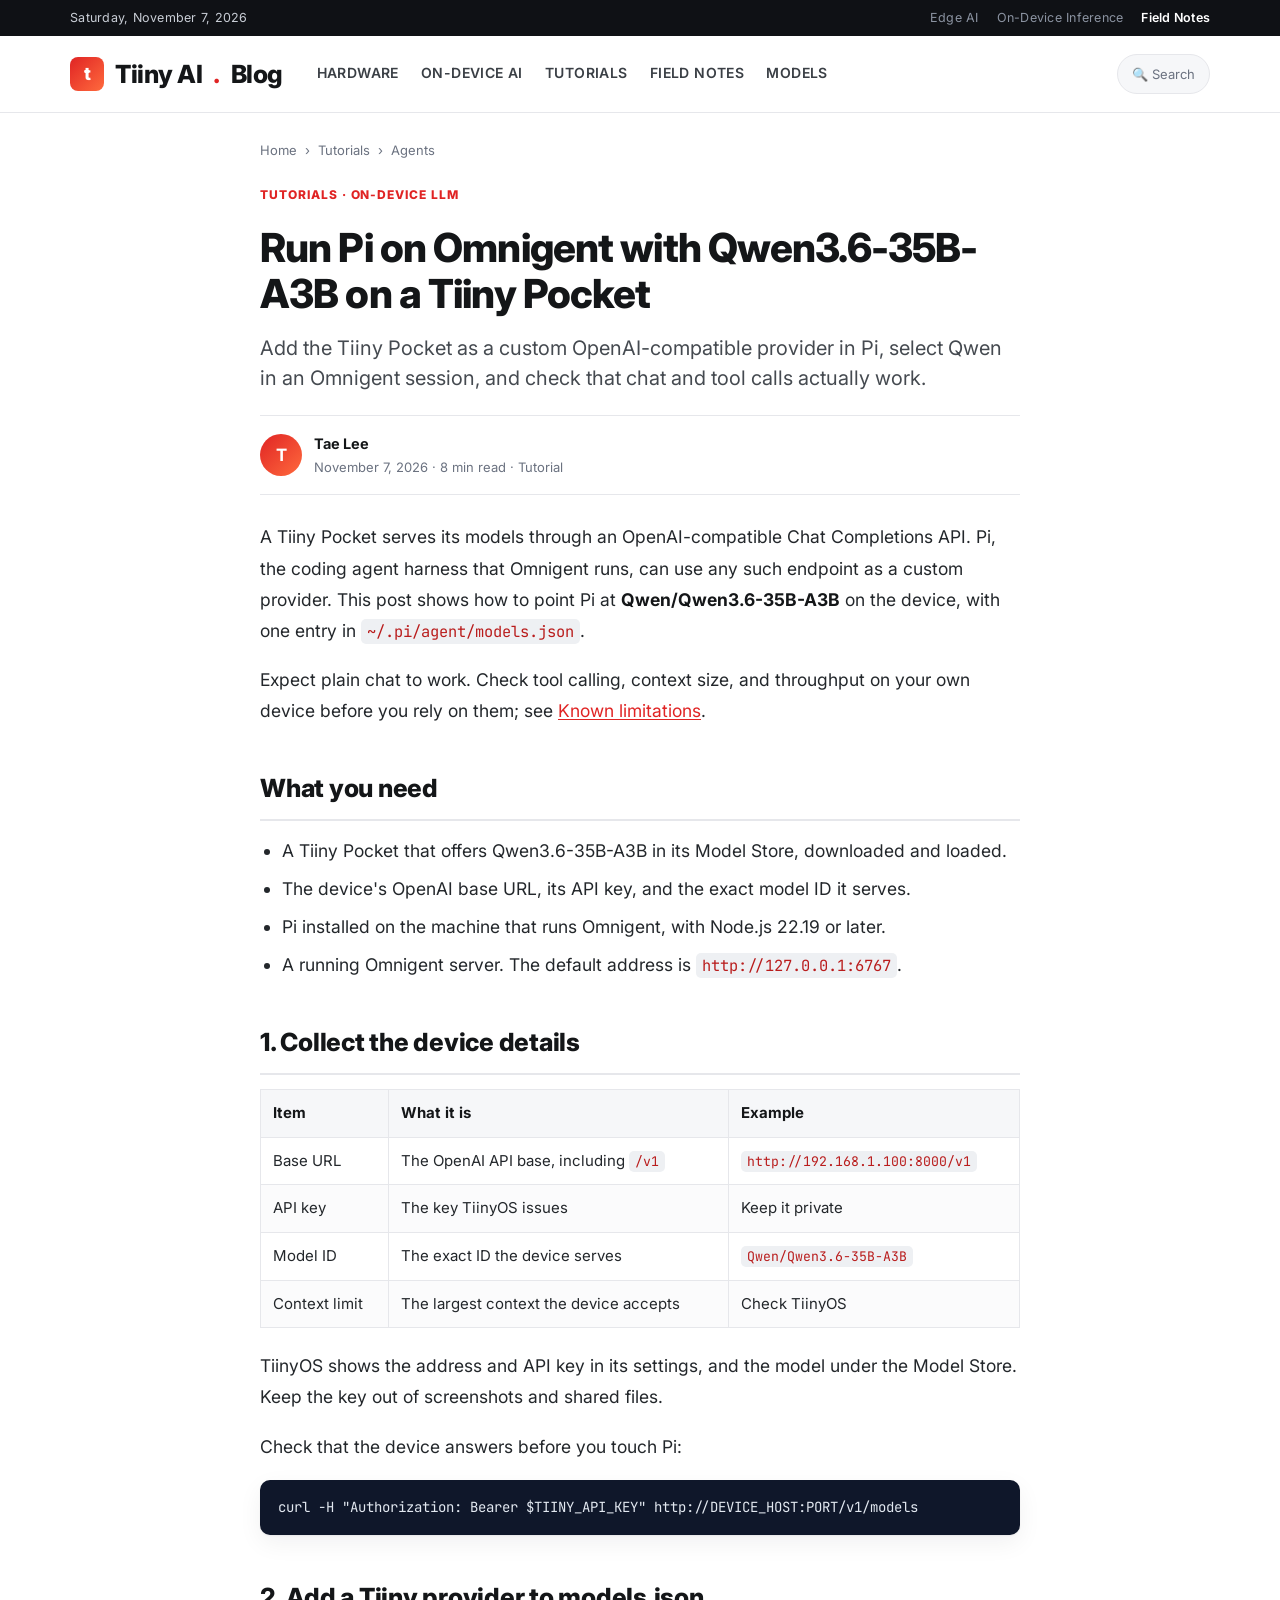
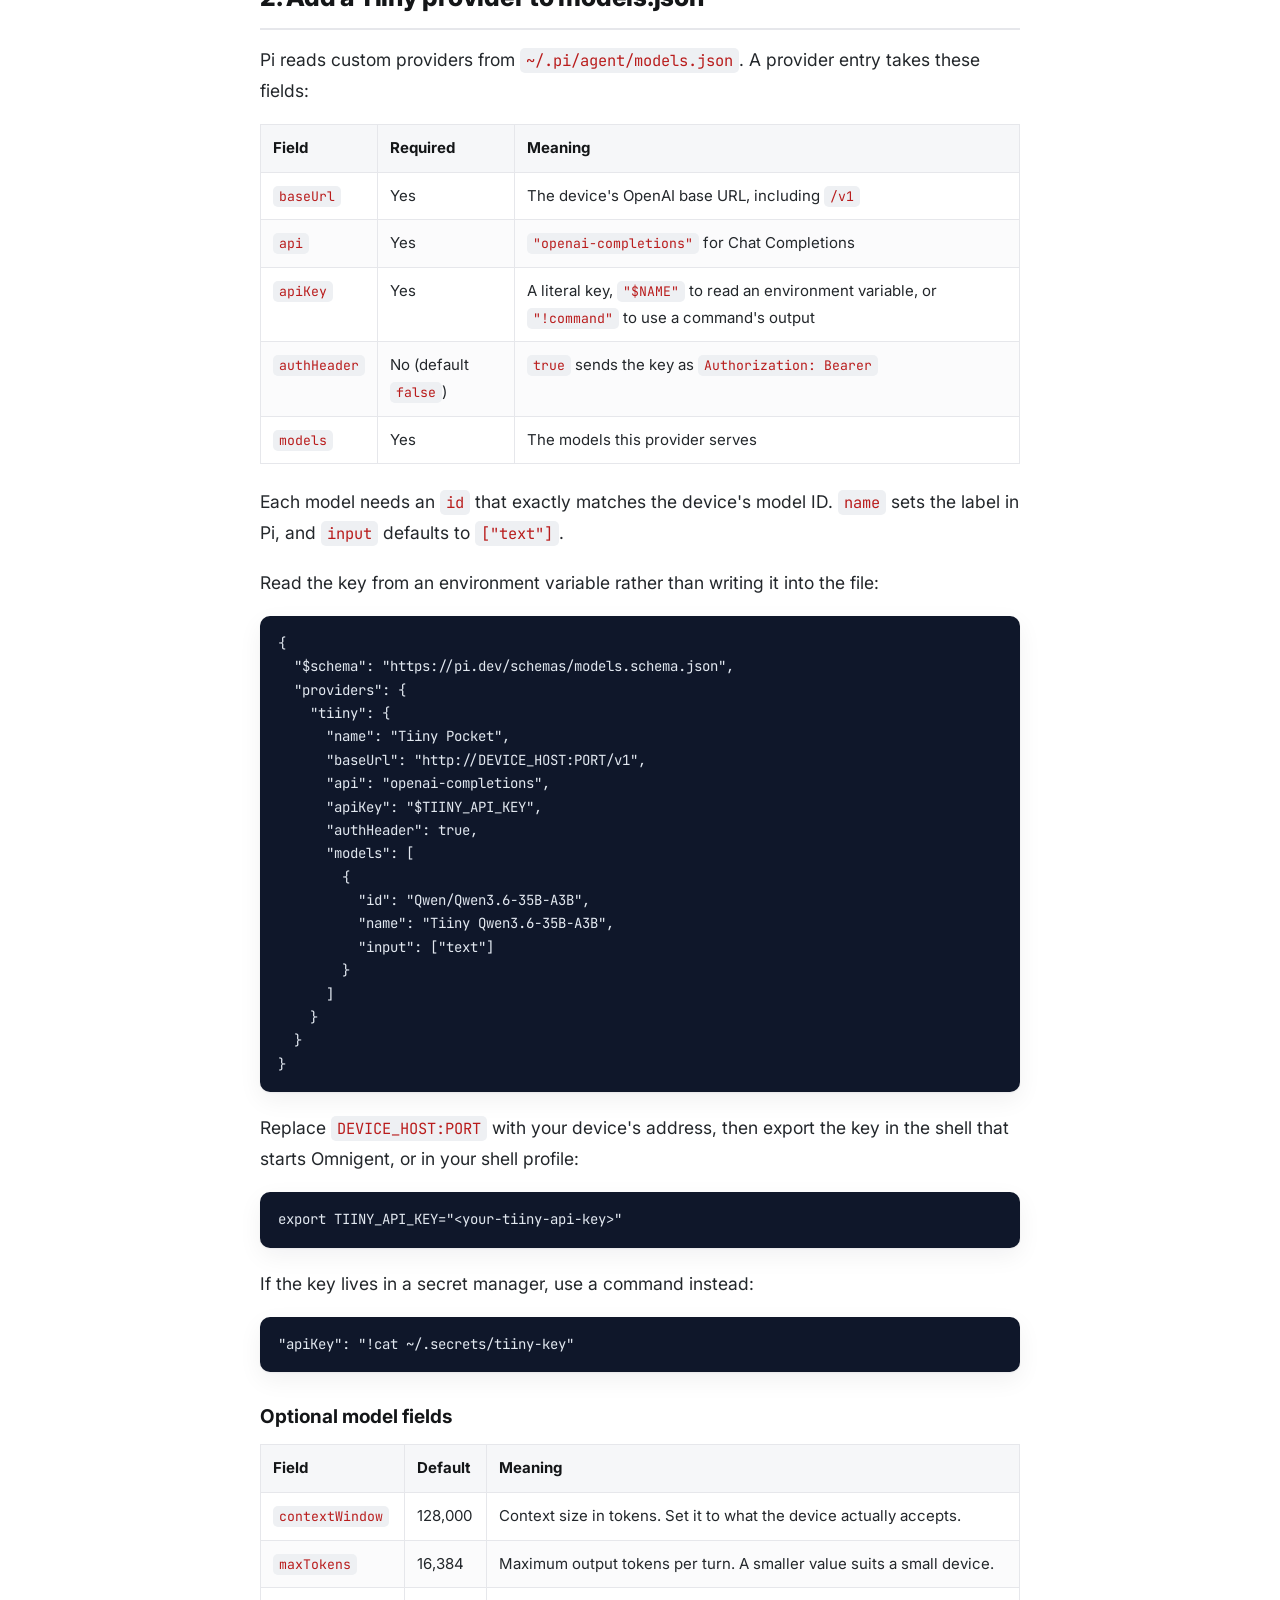
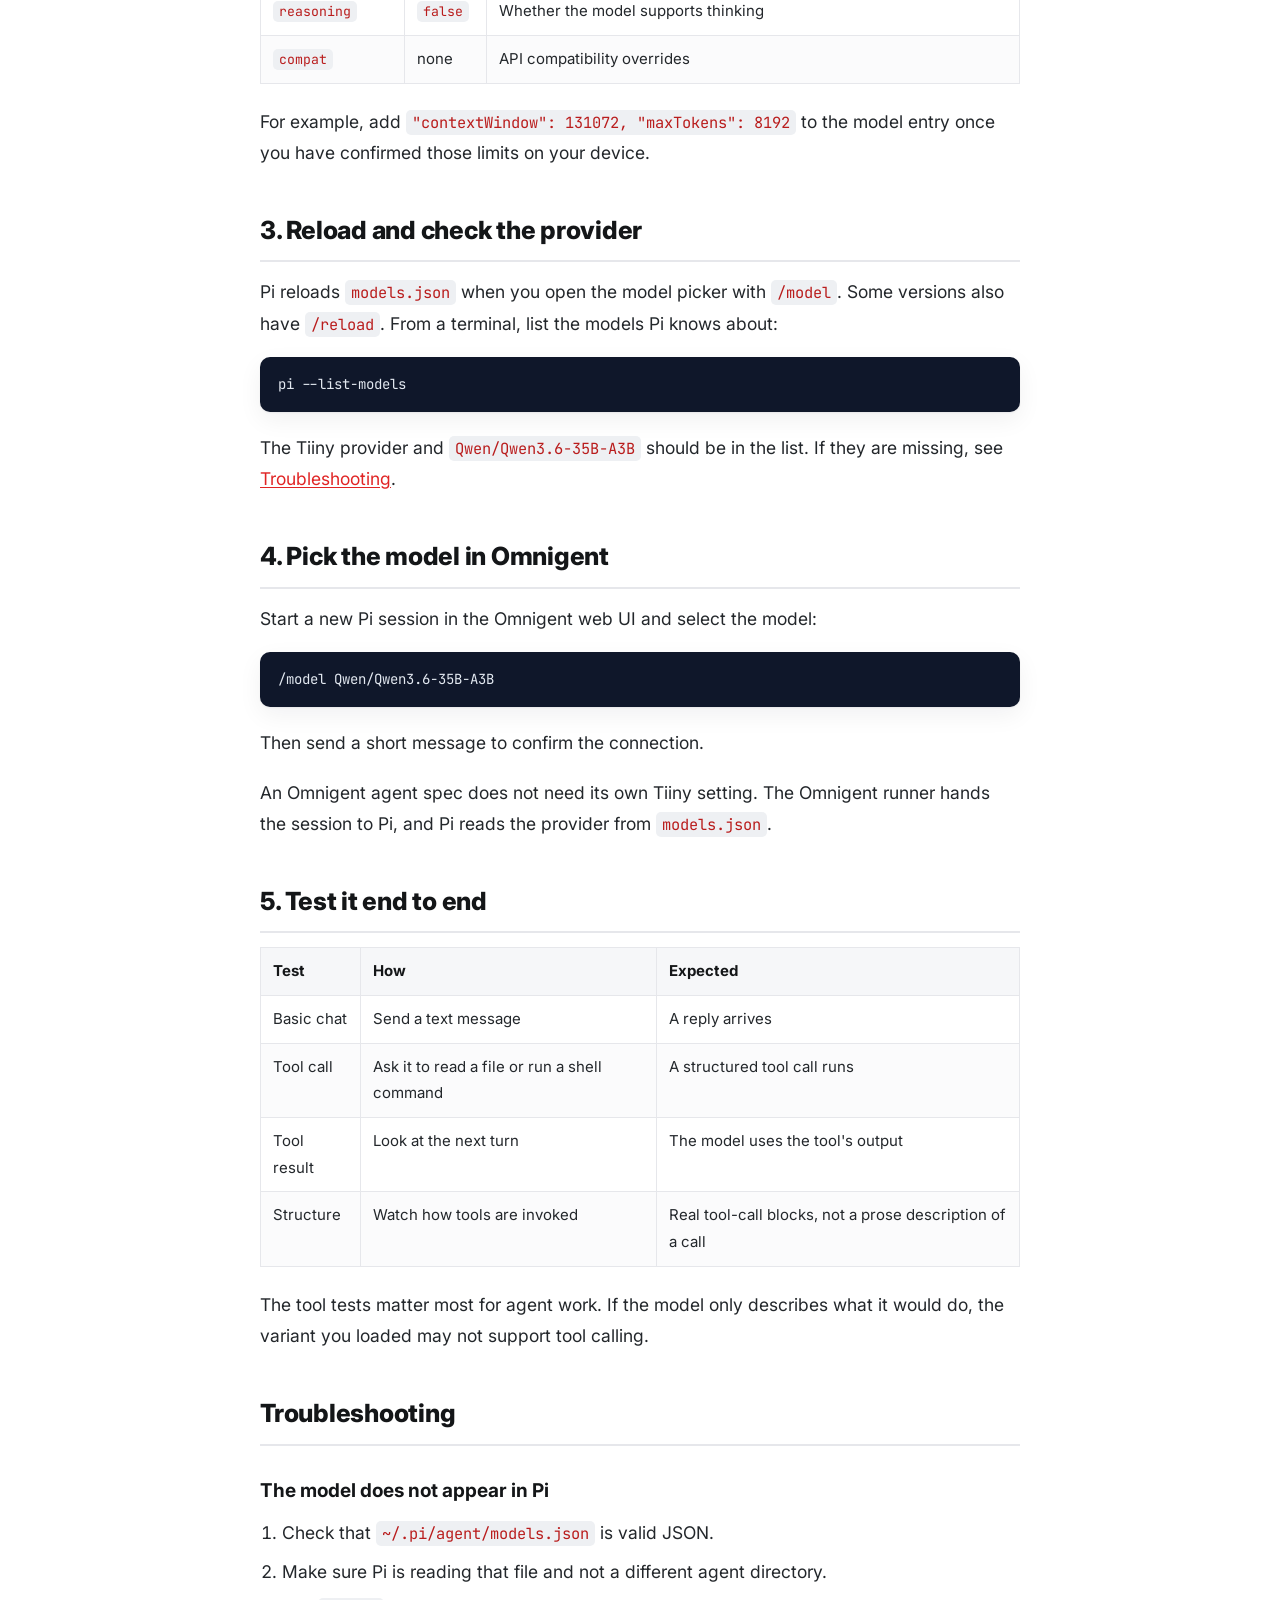
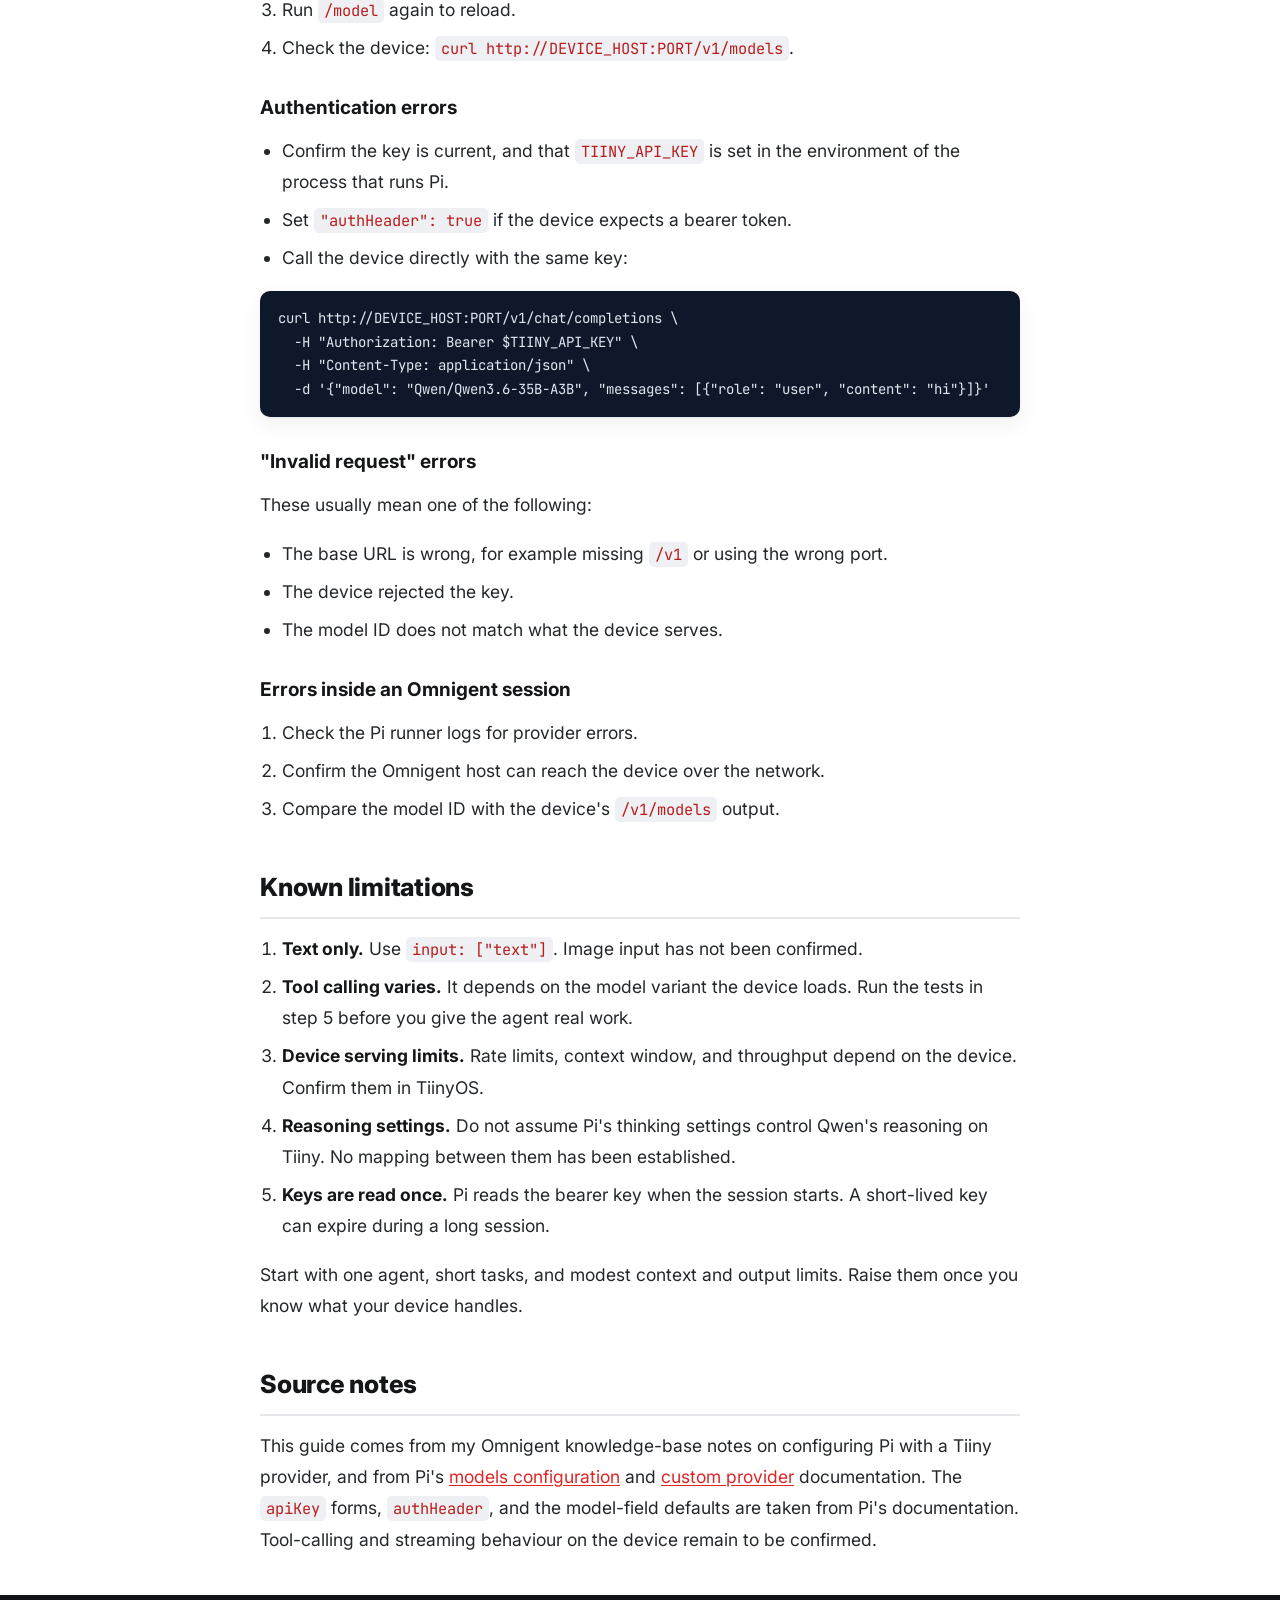
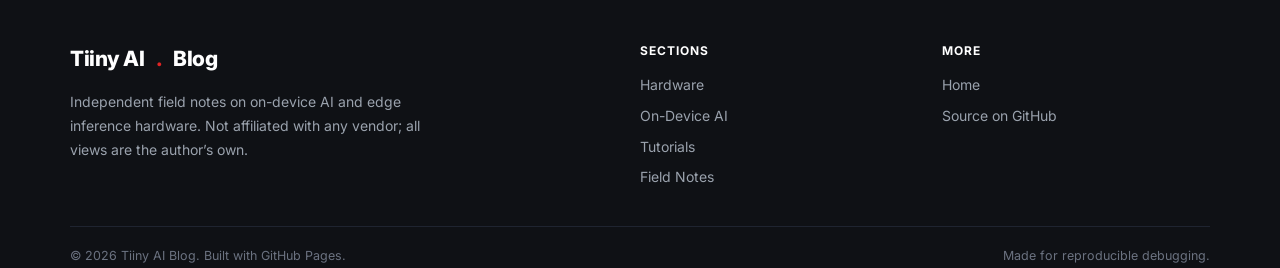
<file: posts/tiiny-pi-setup-guide.html>
<!doctype html>
<html lang="en">
<head>
<meta charset="utf-8">
<title>Run Pi on Omnigent with Qwen on a Tiiny Pocket — Tiiny AI Blog</title>
<meta name="description" content="Configure Pi, the Omnigent coding agent harness, to use Qwen3.6-35B-A3B on a Tiiny Pocket through its OpenAI-compatible API, then verify chat and tool calling.">
<link rel="preconnect" href="https://fonts.googleapis.com">
<link rel="preconnect" href="https://fonts.gstatic.com" crossorigin>
<link href="https://fonts.googleapis.com/css2?family=Inter:wght@400;600;700;800&family=JetBrains+Mono:wght@400;600&display=swap" rel="stylesheet">
<link rel="stylesheet" href="../assets/style.css">
</head>
<body>

<div class="topbar">
  <div class="container">
    <div>Saturday, November 7, 2026</div>
    <div class="tb-links"><span>Edge AI</span><span>On-Device Inference</span><strong>Field Notes</strong></div>
  </div>
</div>

<header class="masthead">
  <div class="container">
    <a class="brand" href="../index.html"><span class="mark">t</span>Tiiny&nbsp;AI<em>.</em>Blog</a>
    <nav class="nav">
      <a href="../index.html#">Hardware</a>
      <a href="../index.html#">On-Device AI</a>
      <a href="../index.html#">Tutorials</a>
      <a href="../index.html#">Field Notes</a>
      <a href="../index.html#">Models</a>
    </nav>
    <div class="search">🔍&nbsp;Search</div>
  </div>
</header>

<article class="article">
<div class="crumbs"><a href="../index.html">Home</a> &nbsp;›&nbsp; Tutorials &nbsp;›&nbsp; Agents</div>
<span class="cat">Tutorials · On-Device LLM</span>
<h1 class="title">Run Pi on Omnigent with Qwen3.6-35B-A3B on a Tiiny Pocket</h1>
<p class="dek">Add the Tiiny Pocket as a custom OpenAI-compatible provider in Pi, select Qwen in an Omnigent session, and check that chat and tool calls actually work.</p>
<div class="byline"><span class="avatar">T</span><div><div class="who">Tae Lee</div><div class="sub">November 7, 2026 · 8 min read · Tutorial</div></div></div>
<div class="prose">
<p>A Tiiny Pocket serves its models through an OpenAI-compatible Chat Completions API. Pi, the coding agent harness that Omnigent runs, can use any such endpoint as a custom provider. This post shows how to point Pi at <strong>Qwen/Qwen3.6-35B-A3B</strong> on the device, with one entry in <code>~/.pi/agent/models.json</code>.</p>
<p>Expect plain chat to work. Check tool calling, context size, and throughput on your own device before you rely on them; see <a href="#known-limitations">Known limitations</a>.</p>
<h2 id="what-you-need">What you need</h2>
<ul><li>A Tiiny Pocket that offers Qwen3.6-35B-A3B in its Model Store, downloaded and loaded.</li><li>The device's OpenAI base URL, its API key, and the exact model ID it serves.</li><li>Pi installed on the machine that runs Omnigent, with Node.js 22.19 or later.</li><li>A running Omnigent server. The default address is <code>http://127.0.0.1:6767</code>.</li></ul>
<h2 id="1-collect-the-device-details">1. Collect the device details</h2>
<table><thead><tr><th>Item</th><th>What it is</th><th>Example</th></tr></thead><tbody><tr><td>Base URL</td><td>The OpenAI API base, including <code>/v1</code></td><td><code>http://192.168.1.100:8000/v1</code></td></tr><tr><td>API key</td><td>The key TiinyOS issues</td><td>Keep it private</td></tr><tr><td>Model ID</td><td>The exact ID the device serves</td><td><code>Qwen/Qwen3.6-35B-A3B</code></td></tr><tr><td>Context limit</td><td>The largest context the device accepts</td><td>Check TiinyOS</td></tr></tbody></table>
<p>TiinyOS shows the address and API key in its settings, and the model under the Model Store. Keep the key out of screenshots and shared files.</p>
<p>Check that the device answers before you touch Pi:</p>
<pre><code>curl -H &quot;Authorization: Bearer $TIINY_API_KEY&quot; http://DEVICE_HOST:PORT/v1/models</code></pre>
<h2 id="2-add-a-tiiny-provider-to-modelsjson">2. Add a Tiiny provider to models.json</h2>
<p>Pi reads custom providers from <code>~/.pi/agent/models.json</code>. A provider entry takes these fields:</p>
<table><thead><tr><th>Field</th><th>Required</th><th>Meaning</th></tr></thead><tbody><tr><td><code>baseUrl</code></td><td>Yes</td><td>The device's OpenAI base URL, including <code>/v1</code></td></tr><tr><td><code>api</code></td><td>Yes</td><td><code>"openai-completions"</code> for Chat Completions</td></tr><tr><td><code>apiKey</code></td><td>Yes</td><td>A literal key, <code>"$NAME"</code> to read an environment variable, or <code>"!command"</code> to use a command's output</td></tr><tr><td><code>authHeader</code></td><td>No (default <code>false</code>)</td><td><code>true</code> sends the key as <code>Authorization: Bearer</code></td></tr><tr><td><code>models</code></td><td>Yes</td><td>The models this provider serves</td></tr></tbody></table>
<p>Each model needs an <code>id</code> that exactly matches the device's model ID. <code>name</code> sets the label in Pi, and <code>input</code> defaults to <code>["text"]</code>.</p>
<p>Read the key from an environment variable rather than writing it into the file:</p>
<pre><code>{
  &quot;$schema&quot;: &quot;https://pi.dev/schemas/models.schema.json&quot;,
  &quot;providers&quot;: {
    &quot;tiiny&quot;: {
      &quot;name&quot;: &quot;Tiiny Pocket&quot;,
      &quot;baseUrl&quot;: &quot;http://DEVICE_HOST:PORT/v1&quot;,
      &quot;api&quot;: &quot;openai-completions&quot;,
      &quot;apiKey&quot;: &quot;$TIINY_API_KEY&quot;,
      &quot;authHeader&quot;: true,
      &quot;models&quot;: [
        {
          &quot;id&quot;: &quot;Qwen/Qwen3.6-35B-A3B&quot;,
          &quot;name&quot;: &quot;Tiiny Qwen3.6-35B-A3B&quot;,
          &quot;input&quot;: [&quot;text&quot;]
        }
      ]
    }
  }
}</code></pre>
<p>Replace <code>DEVICE_HOST:PORT</code> with your device's address, then export the key in the shell that starts Omnigent, or in your shell profile:</p>
<pre><code>export TIINY_API_KEY=&quot;&lt;your-tiiny-api-key&gt;&quot;</code></pre>
<p>If the key lives in a secret manager, use a command instead:</p>
<pre><code>&quot;apiKey&quot;: &quot;!cat ~/.secrets/tiiny-key&quot;</code></pre>
<h3 id="optional-model-fields">Optional model fields</h3>
<table><thead><tr><th>Field</th><th>Default</th><th>Meaning</th></tr></thead><tbody><tr><td><code>contextWindow</code></td><td>128,000</td><td>Context size in tokens. Set it to what the device actually accepts.</td></tr><tr><td><code>maxTokens</code></td><td>16,384</td><td>Maximum output tokens per turn. A smaller value suits a small device.</td></tr><tr><td><code>reasoning</code></td><td><code>false</code></td><td>Whether the model supports thinking</td></tr><tr><td><code>compat</code></td><td>none</td><td>API compatibility overrides</td></tr></tbody></table>
<p>For example, add <code>"contextWindow": 131072, "maxTokens": 8192</code> to the model entry once you have confirmed those limits on your device.</p>
<h2 id="3-reload-and-check-the-provider">3. Reload and check the provider</h2>
<p>Pi reloads <code>models.json</code> when you open the model picker with <code>/model</code>. Some versions also have <code>/reload</code>. From a terminal, list the models Pi knows about:</p>
<pre><code>pi --list-models</code></pre>
<p>The Tiiny provider and <code>Qwen/Qwen3.6-35B-A3B</code> should be in the list. If they are missing, see <a href="#troubleshooting">Troubleshooting</a>.</p>
<h2 id="4-pick-the-model-in-omnigent">4. Pick the model in Omnigent</h2>
<p>Start a new Pi session in the Omnigent web UI and select the model:</p>
<pre><code>/model Qwen/Qwen3.6-35B-A3B</code></pre>
<p>Then send a short message to confirm the connection.</p>
<p>An Omnigent agent spec does not need its own Tiiny setting. The Omnigent runner hands the session to Pi, and Pi reads the provider from <code>models.json</code>.</p>
<h2 id="5-test-it-end-to-end">5. Test it end to end</h2>
<table><thead><tr><th>Test</th><th>How</th><th>Expected</th></tr></thead><tbody><tr><td>Basic chat</td><td>Send a text message</td><td>A reply arrives</td></tr><tr><td>Tool call</td><td>Ask it to read a file or run a shell command</td><td>A structured tool call runs</td></tr><tr><td>Tool result</td><td>Look at the next turn</td><td>The model uses the tool's output</td></tr><tr><td>Structure</td><td>Watch how tools are invoked</td><td>Real tool-call blocks, not a prose description of a call</td></tr></tbody></table>
<p>The tool tests matter most for agent work. If the model only describes what it would do, the variant you loaded may not support tool calling.</p>
<h2 id="troubleshooting">Troubleshooting</h2>
<h3 id="the-model-does-not-appear-in-pi">The model does not appear in Pi</h3>
<ol><li>Check that <code>~/.pi/agent/models.json</code> is valid JSON.</li><li>Make sure Pi is reading that file and not a different agent directory.</li><li>Run <code>/model</code> again to reload.</li><li>Check the device: <code>curl http://DEVICE_HOST:PORT/v1/models</code>.</li></ol>
<h3 id="authentication-errors">Authentication errors</h3>
<ul><li>Confirm the key is current, and that <code>TIINY_API_KEY</code> is set in the environment of the process that runs Pi.</li><li>Set <code>"authHeader": true</code> if the device expects a bearer token.</li><li>Call the device directly with the same key:</li></ul>
<pre><code>curl http://DEVICE_HOST:PORT/v1/chat/completions \
  -H &quot;Authorization: Bearer $TIINY_API_KEY&quot; \
  -H &quot;Content-Type: application/json&quot; \
  -d &#x27;{&quot;model&quot;: &quot;Qwen/Qwen3.6-35B-A3B&quot;, &quot;messages&quot;: [{&quot;role&quot;: &quot;user&quot;, &quot;content&quot;: &quot;hi&quot;}]}&#x27;</code></pre>
<h3 id="invalid-request-errors">"Invalid request" errors</h3>
<p>These usually mean one of the following:</p>
<ul><li>The base URL is wrong, for example missing <code>/v1</code> or using the wrong port.</li><li>The device rejected the key.</li><li>The model ID does not match what the device serves.</li></ul>
<h3 id="errors-inside-an-omnigent-session">Errors inside an Omnigent session</h3>
<ol><li>Check the Pi runner logs for provider errors.</li><li>Confirm the Omnigent host can reach the device over the network.</li><li>Compare the model ID with the device's <code>/v1/models</code> output.</li></ol>
<h2 id="known-limitations">Known limitations</h2>
<ol><li><strong>Text only.</strong> Use <code>input: ["text"]</code>. Image input has not been confirmed.</li><li><strong>Tool calling varies.</strong> It depends on the model variant the device loads. Run the tests in step 5 before you give the agent real work.</li><li><strong>Device serving limits.</strong> Rate limits, context window, and throughput depend on the device. Confirm them in TiinyOS.</li><li><strong>Reasoning settings.</strong> Do not assume Pi's thinking settings control Qwen's reasoning on Tiiny. No mapping between them has been established.</li><li><strong>Keys are read once.</strong> Pi reads the bearer key when the session starts. A short-lived key can expire during a long session.</li></ol>
<p>Start with one agent, short tasks, and modest context and output limits. Raise them once you know what your device handles.</p>
<h2 id="source-notes">Source notes</h2>
<p>This guide comes from my Omnigent knowledge-base notes on configuring Pi with a Tiiny provider, and from Pi's <a href="https://github.com/earendil-works/pi/blob/main/packages/coding-agent/docs/models-configuration.md">models configuration</a> and <a href="https://github.com/earendil-works/pi/blob/main/packages/coding-agent/docs/custom-provider.md">custom provider</a> documentation. The <code>apiKey</code> forms, <code>authHeader</code>, and the model-field defaults are taken from Pi's documentation. Tool-calling and streaming behaviour on the device remain to be confirmed.</p>
</div>
</article>
<footer class="footer">
  <div class="container">
    <div class="cols">
      <div>
        <div class="brand">Tiiny&nbsp;AI<span style="color:var(--accent)">.</span>Blog</div>
        <p style="max-width:40ch">Independent field notes on on-device AI and edge inference
          hardware. Not affiliated with any vendor; all views are the author’s own.</p>
      </div>
      <div>
        <h5>Sections</h5>
        <ul><li><a href="../index.html#">Hardware</a></li><li><a href="../index.html#">On-Device AI</a></li>
          <li><a href="../index.html#">Tutorials</a></li><li><a href="../index.html#">Field Notes</a></li></ul>
      </div>
      <div>
        <h5>More</h5>
        <ul><li><a href="../index.html">Home</a></li>
          <li><a href="https://github.com/sqlreport/tiiny-ai-blog">Source on GitHub</a></li></ul>
      </div>
    </div>
    <div class="fine">
      <span>© 2026 Tiiny AI Blog. Built with GitHub Pages.</span>
      <span>Made for reproducible debugging.</span>
    </div>
  </div>
</footer>
</body>
</html>
</file>
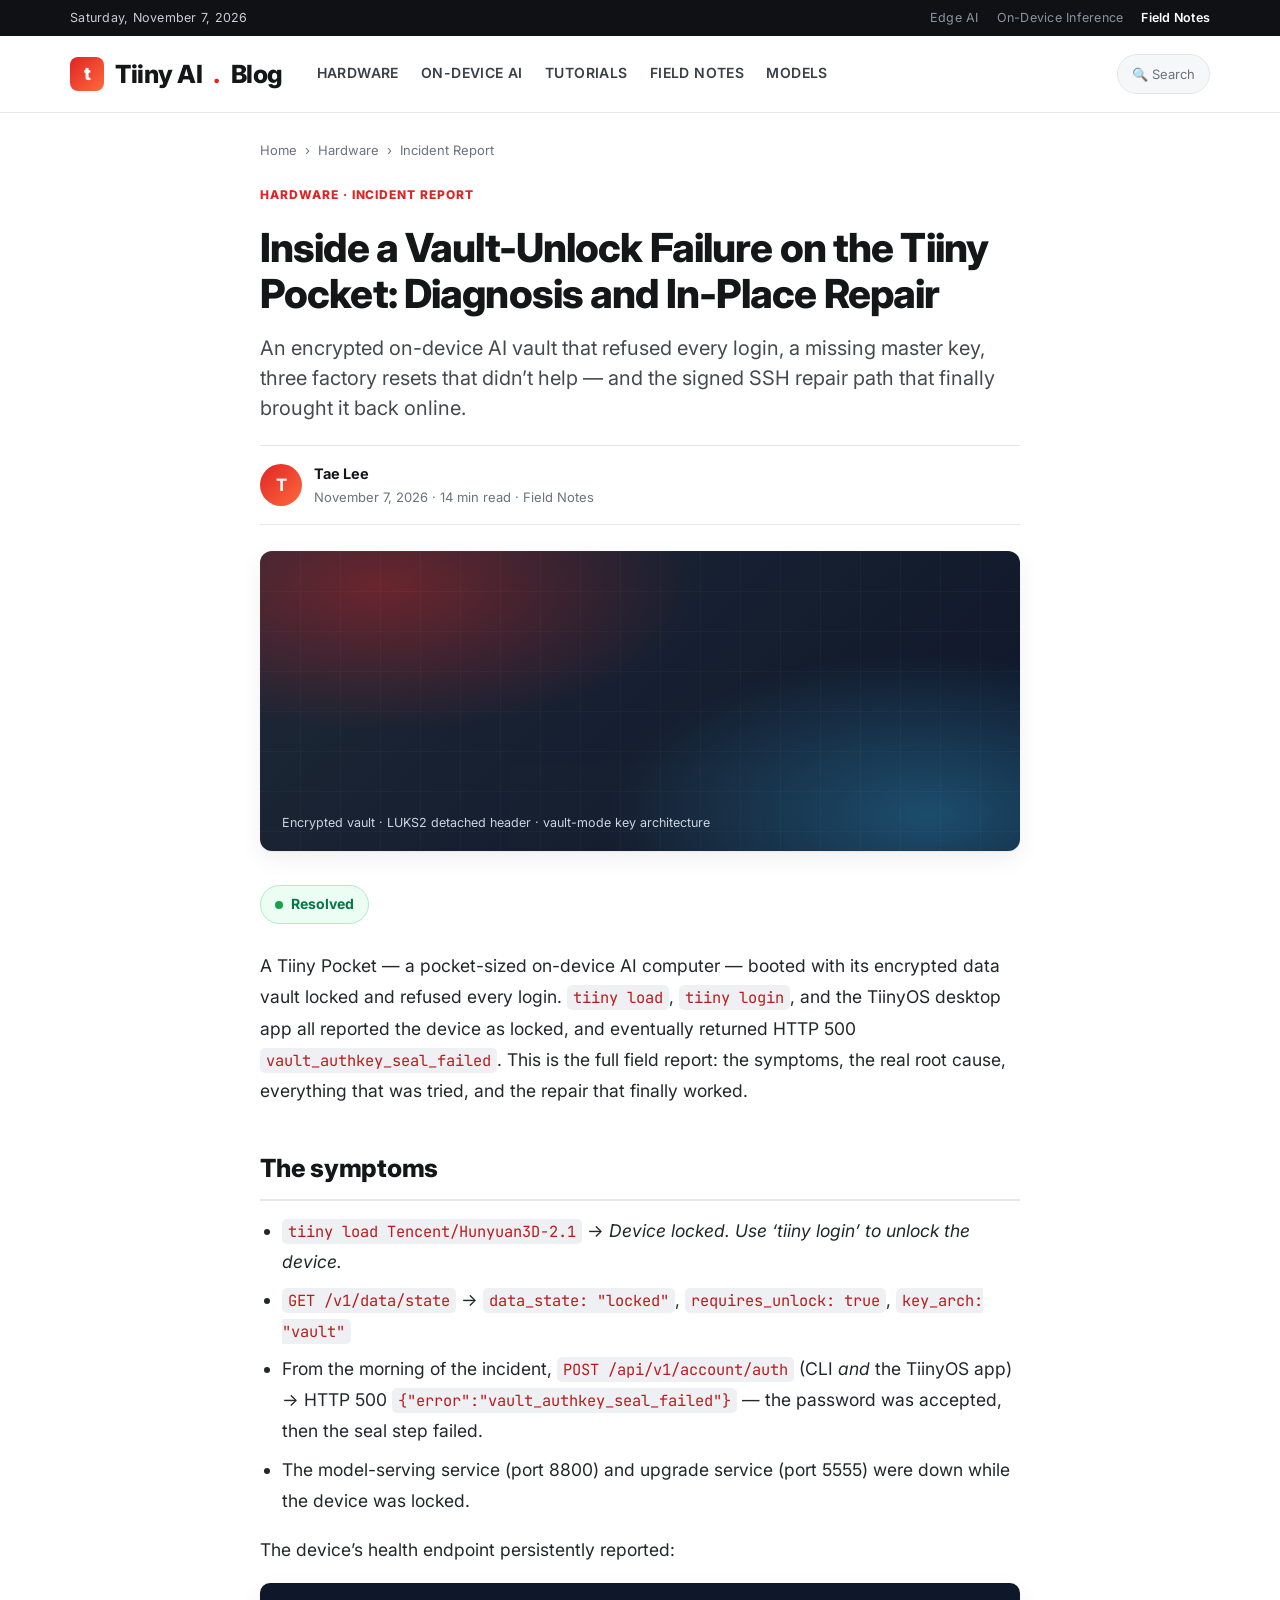
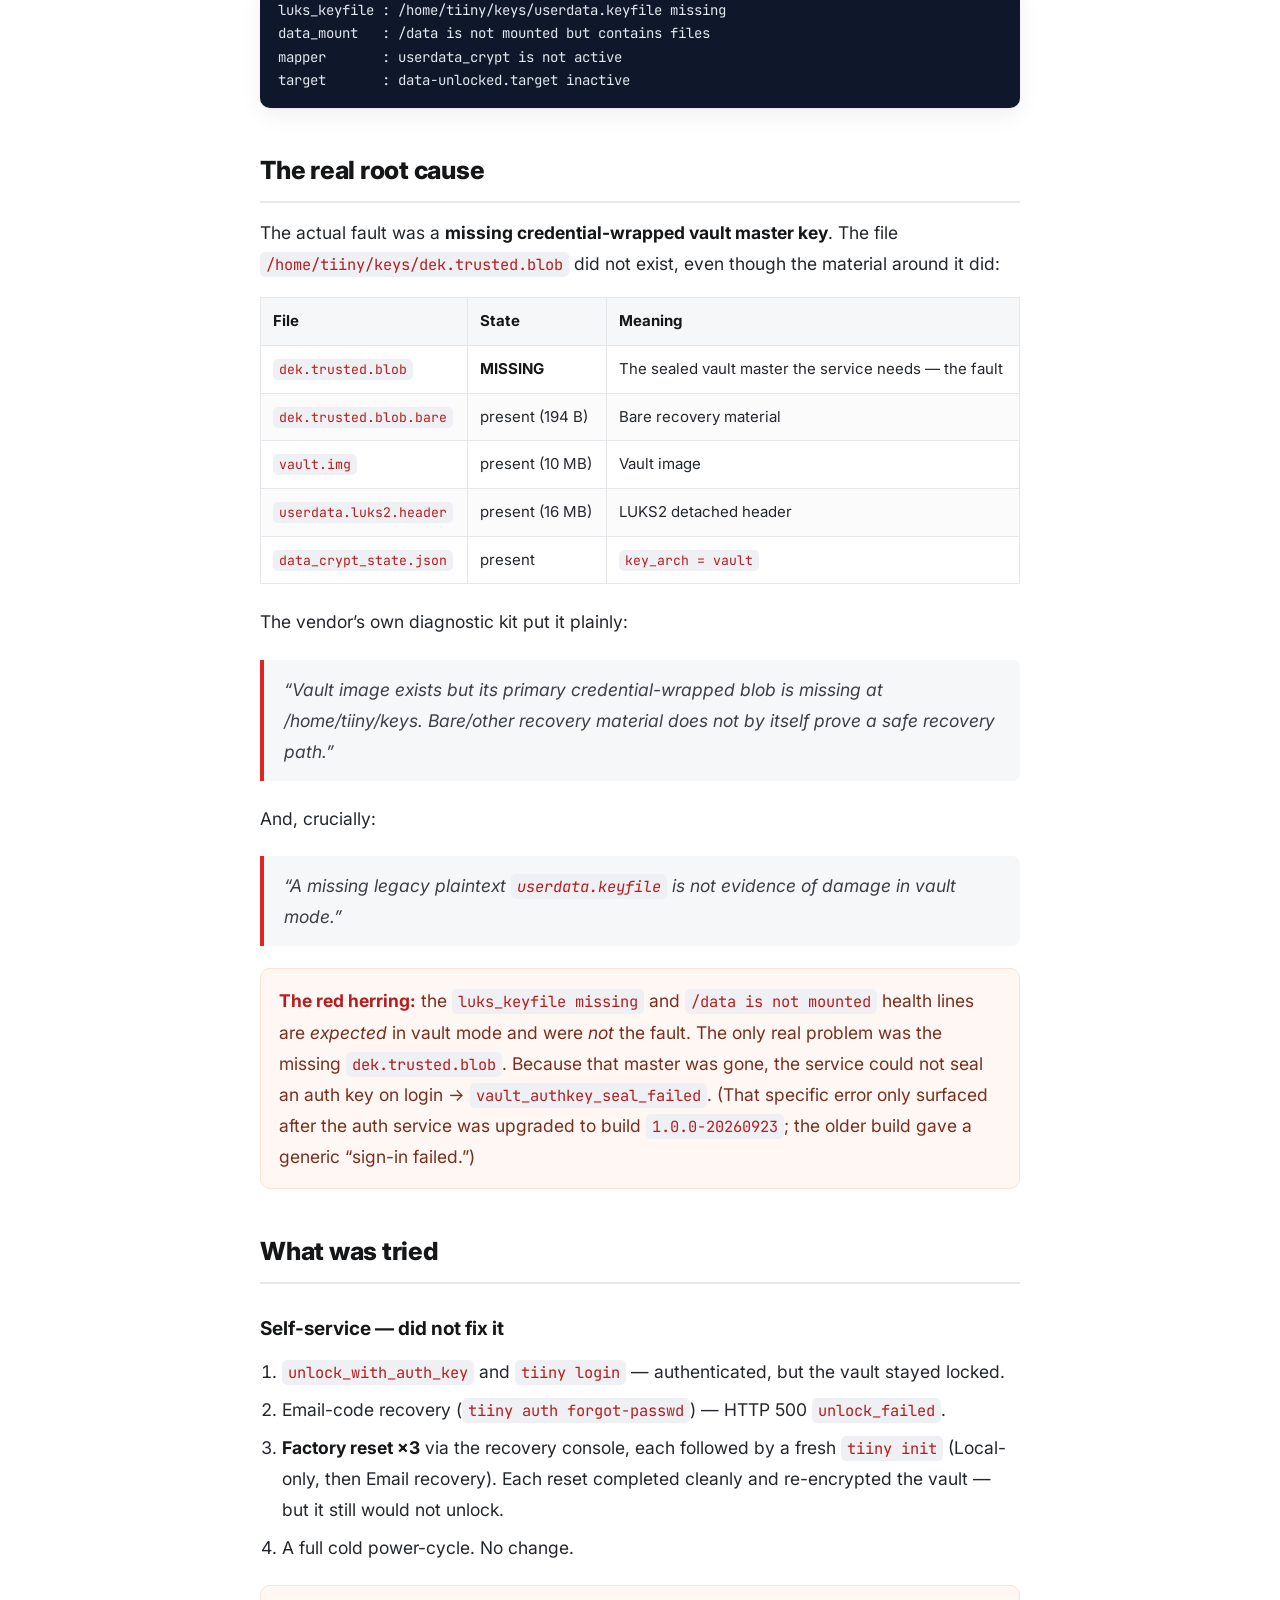
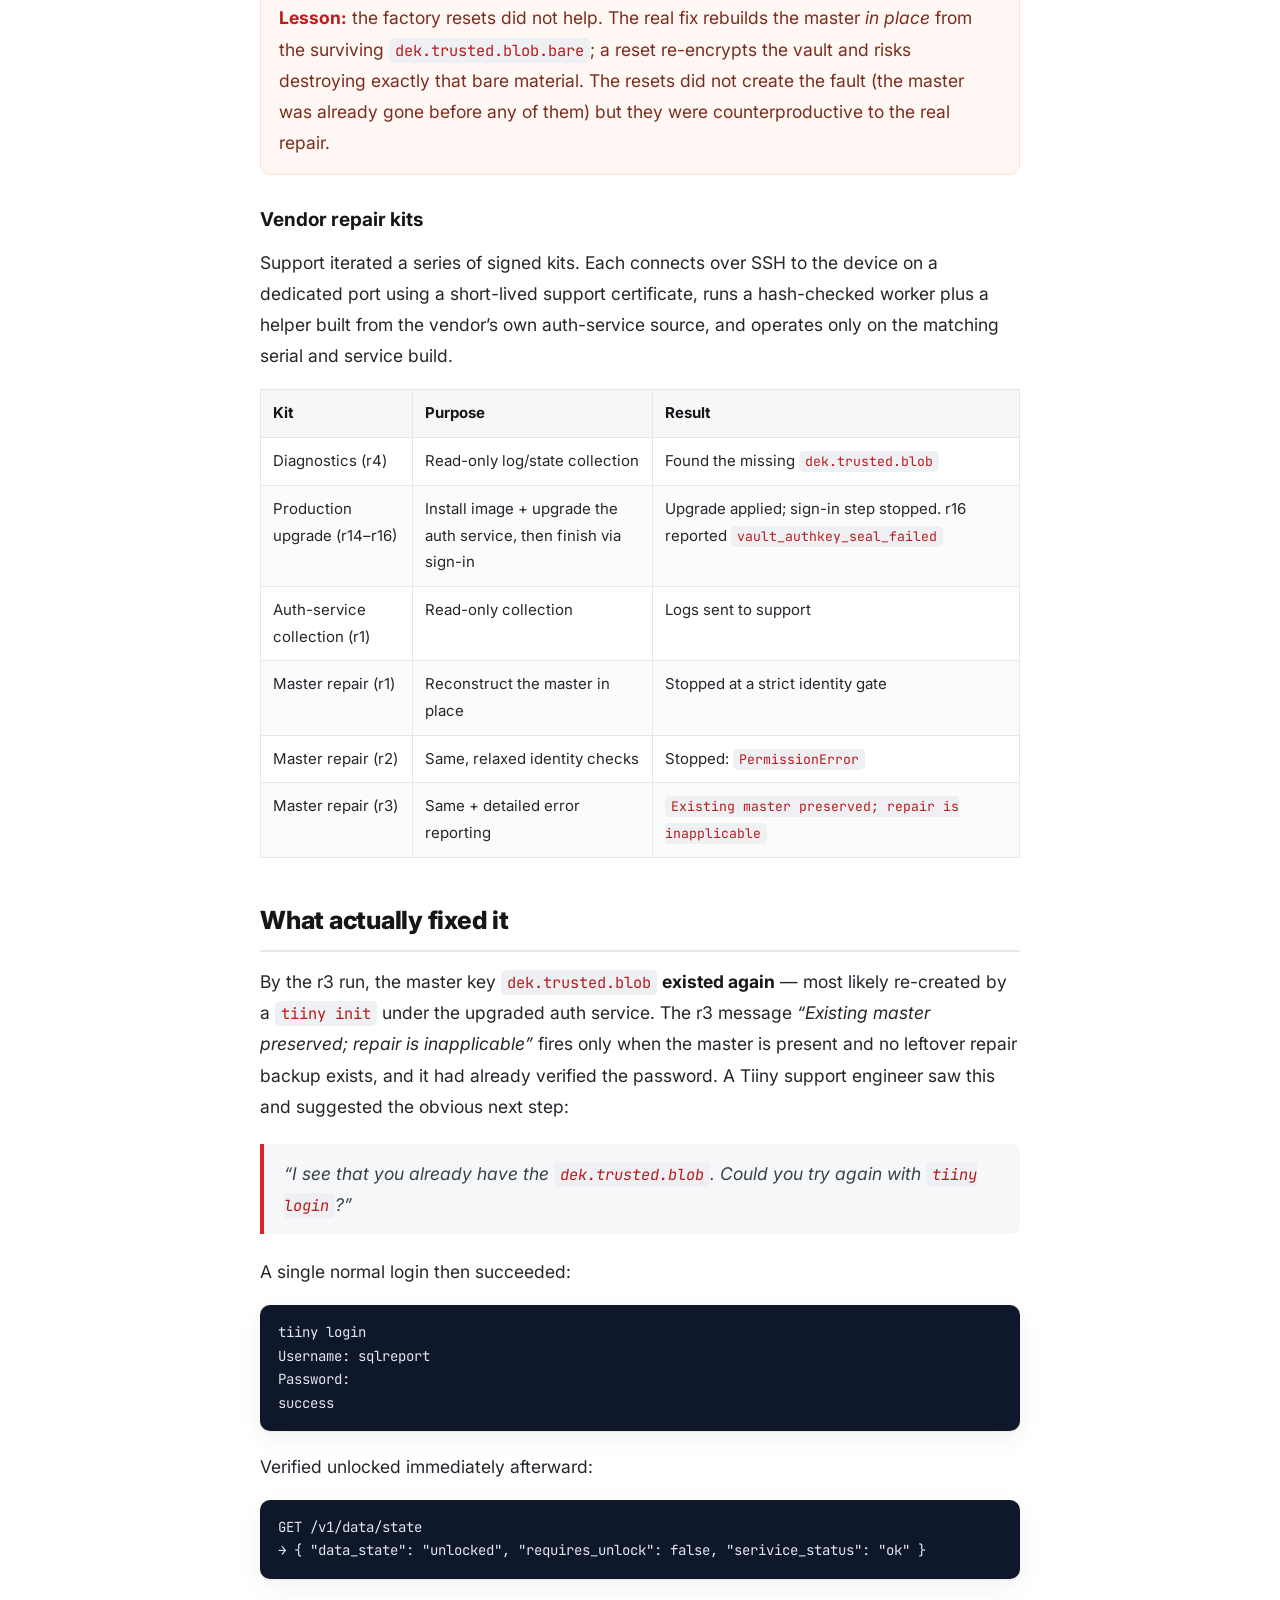
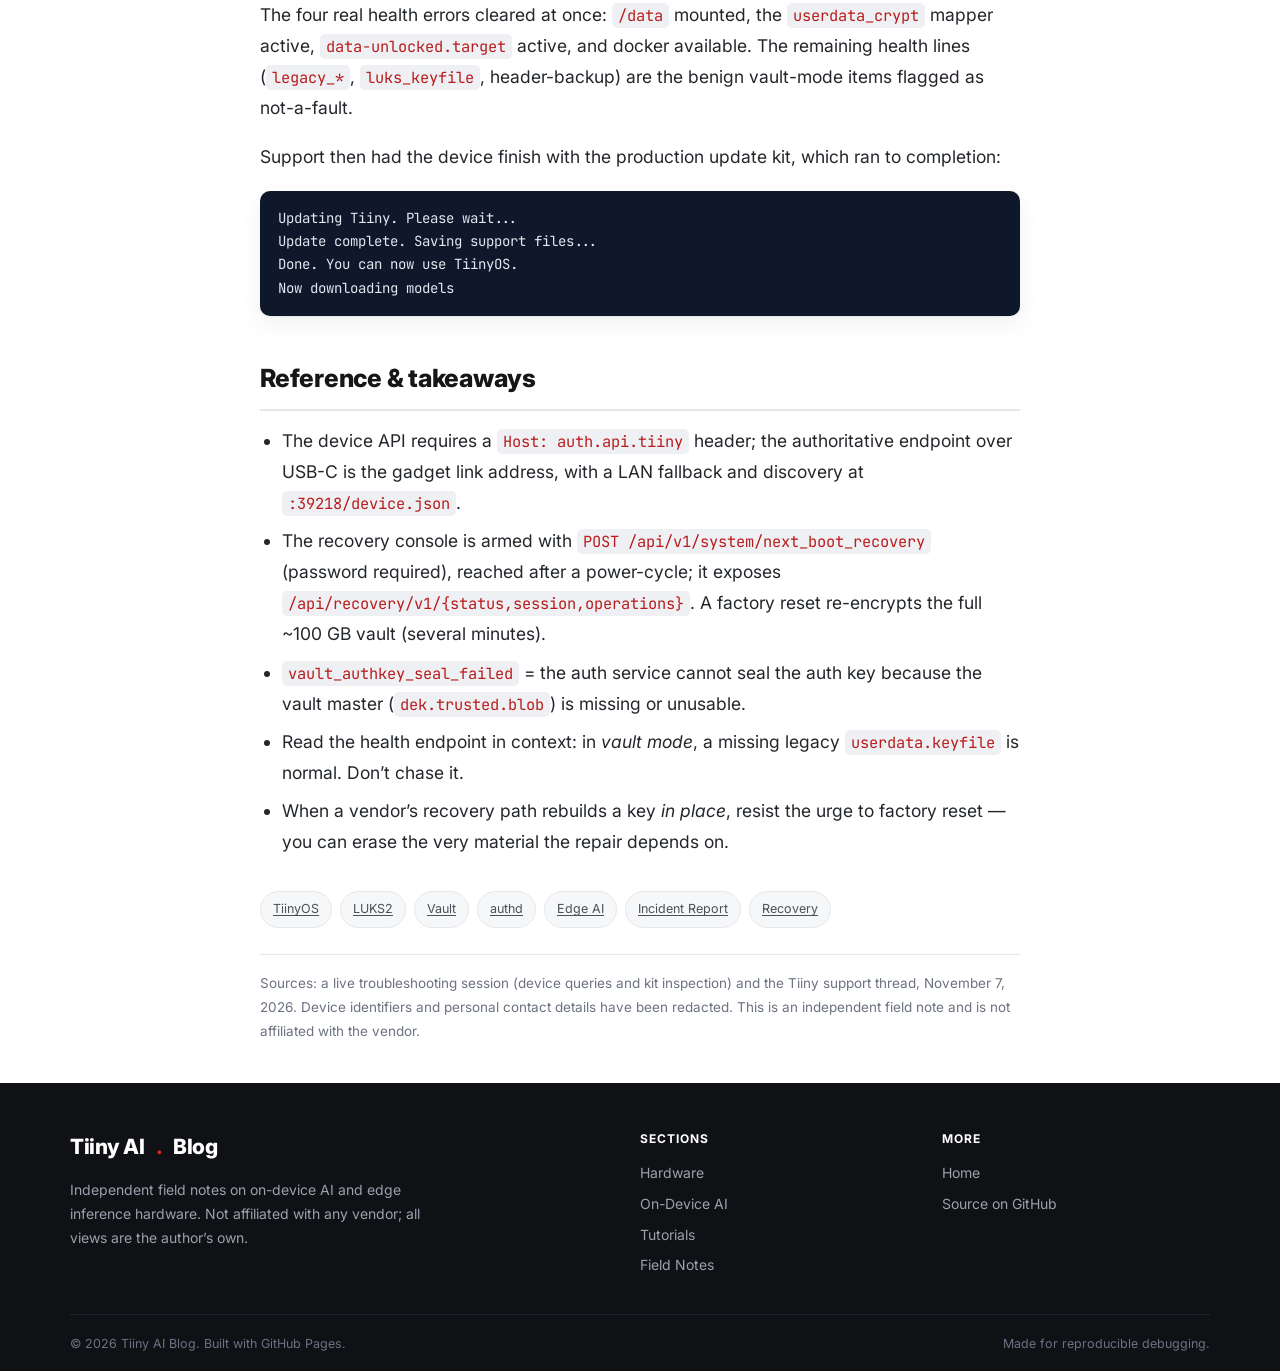
<file: posts/tiiny-vault-repair-writeup.html>
<!doctype html>
<html lang="en">
<head>
<meta charset="utf-8">
<meta name="viewport" content="width=device-width, initial-scale=1">
<title>Inside a Vault-Unlock Failure on the Tiiny Pocket — Tiiny AI Blog</title>
<meta name="description" content="A locked on-device AI vault, a missing master key, three factory resets that didn't help, and the signed SSH repair path that finally restored it.">
<link rel="preconnect" href="https://fonts.googleapis.com">
<link rel="preconnect" href="https://fonts.gstatic.com" crossorigin>
<link href="https://fonts.googleapis.com/css2?family=Inter:wght@400;600;700;800&family=JetBrains+Mono:wght@400;600&display=swap" rel="stylesheet">
<link rel="stylesheet" href="../assets/style.css">
</head>
<body>

<div class="topbar">
  <div class="container">
    <div>Saturday, November 7, 2026</div>
    <div class="tb-links"><span>Edge AI</span><span>On-Device Inference</span><strong>Field Notes</strong></div>
  </div>
</div>

<header class="masthead">
  <div class="container">
    <a class="brand" href="../index.html"><span class="mark">t</span>Tiiny&nbsp;AI<em>.</em>Blog</a>
    <nav class="nav">
      <a href="../index.html#">Hardware</a>
      <a href="../index.html#">On-Device AI</a>
      <a href="../index.html#">Tutorials</a>
      <a href="../index.html#">Field Notes</a>
      <a href="../index.html#">Models</a>
    </nav>
    <div class="search">🔍&nbsp;Search</div>
  </div>
</header>

<article class="article">
  <div class="crumbs"><a href="../index.html">Home</a> &nbsp;›&nbsp; Hardware &nbsp;›&nbsp; Incident Report</div>
  <span class="cat">Hardware · Incident Report</span>
  <h1 class="title">Inside a Vault-Unlock Failure on the Tiiny Pocket: Diagnosis and In-Place Repair</h1>
  <p class="dek">An encrypted on-device AI vault that refused every login, a missing master key,
    three factory resets that didn’t help — and the signed SSH repair path that finally brought
    it back online.</p>

  <div class="byline">
    <span class="avatar">T</span>
    <div>
      <div class="who">Tae Lee</div>
      <div class="sub">November 7, 2026 · 14 min read · Field Notes</div>
    </div>
  </div>

  <div class="banner">
    <div class="glow"></div><div class="grid-ov"></div>
    <div class="cap">Encrypted vault · LUKS2 detached header · vault-mode key architecture</div>
  </div>

  <div class="prose">

    <p><span class="status"><span class="dot"></span>Resolved</span></p>
    <p>A Tiiny Pocket — a pocket-sized on-device AI computer — booted with its encrypted data
      vault locked and refused every login. <code>tiiny load</code>, <code>tiiny login</code>, and
      the TiinyOS desktop app all reported the device as locked, and eventually returned HTTP 500
      <code>vault_authkey_seal_failed</code>. This is the full field report: the symptoms, the real
      root cause, everything that was tried, and the repair that finally worked.</p>

    <h2>The symptoms</h2>
    <ul>
      <li><code>tiiny load Tencent/Hunyuan3D-2.1</code> → <em>Device locked. Use ‘tiiny login’ to
        unlock the device.</em></li>
      <li><code>GET /v1/data/state</code> → <code>data_state: "locked"</code>,
        <code>requires_unlock: true</code>, <code>key_arch: "vault"</code></li>
      <li>From the morning of the incident, <code>POST /api/v1/account/auth</code> (CLI
        <em>and</em> the TiinyOS app) → HTTP 500 <code>{"error":"vault_authkey_seal_failed"}</code>
        — the password was accepted, then the seal step failed.</li>
      <li>The model-serving service (port 8800) and upgrade service (port 5555) were down while
        the device was locked.</li>
    </ul>
    <p>The device’s health endpoint persistently reported:</p>
    <pre><code>luks_keyfile : /home/tiiny/keys/userdata.keyfile missing
data_mount   : /data is not mounted but contains files
mapper       : userdata_crypt is not active
target       : data-unlocked.target inactive</code></pre>

    <h2 id="root-cause">The real root cause</h2>
    <p>The actual fault was a <strong>missing credential-wrapped vault master key</strong>. The
      file <code>/home/tiiny/keys/dek.trusted.blob</code> did not exist, even though the material
      around it did:</p>
    <table>
      <thead><tr><th>File</th><th>State</th><th>Meaning</th></tr></thead>
      <tbody>
        <tr><td><code>dek.trusted.blob</code></td><td><strong>MISSING</strong></td><td>The sealed vault master the service needs — the fault</td></tr>
        <tr><td><code>dek.trusted.blob.bare</code></td><td>present (194 B)</td><td>Bare recovery material</td></tr>
        <tr><td><code>vault.img</code></td><td>present (10 MB)</td><td>Vault image</td></tr>
        <tr><td><code>userdata.luks2.header</code></td><td>present (16 MB)</td><td>LUKS2 detached header</td></tr>
        <tr><td><code>data_crypt_state.json</code></td><td>present</td><td><code>key_arch = vault</code></td></tr>
      </tbody>
    </table>
    <p>The vendor’s own diagnostic kit put it plainly:</p>
    <blockquote><p>“Vault image exists but its primary credential-wrapped blob is missing at
      /home/tiiny/keys. Bare/other recovery material does not by itself prove a safe recovery
      path.”</p></blockquote>
    <p>And, crucially:</p>
    <blockquote><p>“A missing legacy plaintext <code>userdata.keyfile</code> is not evidence of
      damage in vault mode.”</p></blockquote>

    <div class="callout"><strong>The red herring:</strong> the <code>luks_keyfile missing</code>
      and <code>/data is not mounted</code> health lines are <em>expected</em> in vault mode and
      were <em>not</em> the fault. The only real problem was the missing <code>dek.trusted.blob</code>.
      Because that master was gone, the service could not seal an auth key on login →
      <code>vault_authkey_seal_failed</code>. (That specific error only surfaced after the auth
      service was upgraded to build <code>1.0.0-20260923</code>; the older build gave a generic
      “sign-in failed.”)</div>

    <h2 id="tried">What was tried</h2>

    <h3>Self-service — did not fix it</h3>
    <ol>
      <li><code>unlock_with_auth_key</code> and <code>tiiny login</code> — authenticated, but the
        vault stayed locked.</li>
      <li>Email-code recovery (<code>tiiny auth forgot-passwd</code>) — HTTP 500
        <code>unlock_failed</code>.</li>
      <li><strong>Factory reset ×3</strong> via the recovery console, each followed by a fresh
        <code>tiiny init</code> (Local-only, then Email recovery). Each reset completed cleanly and
        re-encrypted the vault — but it still would not unlock.</li>
      <li>A full cold power-cycle. No change.</li>
    </ol>

    <div class="callout"><strong>Lesson:</strong> the factory resets did not help. The real fix
      rebuilds the master <em>in place</em> from the surviving <code>dek.trusted.blob.bare</code>;
      a reset re-encrypts the vault and risks destroying exactly that bare material. The resets did
      not create the fault (the master was already gone before any of them) but they were
      counterproductive to the real repair.</div>

    <h3>Vendor repair kits</h3>
    <p>Support iterated a series of signed kits. Each connects over SSH to the device on a
      dedicated port using a short-lived support certificate, runs a hash-checked worker plus a
      helper built from the vendor’s own auth-service source, and operates only on the matching
      serial and service build.</p>
    <table>
      <thead><tr><th>Kit</th><th>Purpose</th><th>Result</th></tr></thead>
      <tbody>
        <tr><td>Diagnostics (r4)</td><td>Read-only log/state collection</td><td>Found the missing <code>dek.trusted.blob</code></td></tr>
        <tr><td>Production upgrade (r14–r16)</td><td>Install image + upgrade the auth service, then finish via sign-in</td><td>Upgrade applied; sign-in step stopped. r16 reported <code>vault_authkey_seal_failed</code></td></tr>
        <tr><td>Auth-service collection (r1)</td><td>Read-only collection</td><td>Logs sent to support</td></tr>
        <tr><td>Master repair (r1)</td><td>Reconstruct the master in place</td><td>Stopped at a strict identity gate</td></tr>
        <tr><td>Master repair (r2)</td><td>Same, relaxed identity checks</td><td>Stopped: <code>PermissionError</code></td></tr>
        <tr><td>Master repair (r3)</td><td>Same + detailed error reporting</td><td><code>Existing master preserved; repair is inapplicable</code></td></tr>
      </tbody>
    </table>

    <h2 id="fix">What actually fixed it</h2>
    <p>By the r3 run, the master key <code>dek.trusted.blob</code> <strong>existed again</strong> —
      most likely re-created by a <code>tiiny init</code> under the upgraded auth service. The r3
      message <em>“Existing master preserved; repair is inapplicable”</em> fires only when the
      master is present and no leftover repair backup exists, and it had already verified the
      password. A Tiiny support engineer saw this and suggested the obvious next step:</p>
    <blockquote><p>“I see that you already have the <code>dek.trusted.blob</code>. Could you try
      again with <code>tiiny login</code>?”</p></blockquote>
    <p>A single normal login then succeeded:</p>
    <pre><code>tiiny login
Username: sqlreport
Password:
success</code></pre>
    <p>Verified unlocked immediately afterward:</p>
    <pre><code>GET /v1/data/state
→ { "data_state": "unlocked", "requires_unlock": false, "serivice_status": "ok" }</code></pre>
    <p>The four real health errors cleared at once: <code>/data</code> mounted, the
      <code>userdata_crypt</code> mapper active, <code>data-unlocked.target</code> active, and
      docker available. The remaining health lines (<code>legacy_*</code>, <code>luks_keyfile</code>,
      header-backup) are the benign vault-mode items flagged as not-a-fault.</p>
    <p>Support then had the device finish with the production update kit, which ran to completion:</p>
    <pre><code>Updating Tiiny. Please wait...
Update complete. Saving support files...
Done. You can now use TiinyOS.
Now downloading models</code></pre>

    <h2 id="reference">Reference &amp; takeaways</h2>
    <ul>
      <li>The device API requires a <code>Host: auth.api.tiiny</code> header; the authoritative
        endpoint over USB-C is the gadget link address, with a LAN fallback and discovery at
        <code>:39218/device.json</code>.</li>
      <li>The recovery console is armed with <code>POST /api/v1/system/next_boot_recovery</code>
        (password required), reached after a power-cycle; it exposes
        <code>/api/recovery/v1/{status,session,operations}</code>. A factory reset re-encrypts the
        full ~100&nbsp;GB vault (several minutes).</li>
      <li><code>vault_authkey_seal_failed</code> = the auth service cannot seal the auth key
        because the vault master (<code>dek.trusted.blob</code>) is missing or unusable.</li>
      <li>Read the health endpoint in context: in <em>vault mode</em>, a missing legacy
        <code>userdata.keyfile</code> is normal. Don’t chase it.</li>
      <li>When a vendor’s recovery path rebuilds a key <em>in place</em>, resist the urge to factory
        reset — you can erase the very material the repair depends on.</li>
    </ul>

    <div class="tagrow">
      <a href="#">TiinyOS</a><a href="#">LUKS2</a><a href="#">Vault</a><a href="#">authd</a>
      <a href="#">Edge AI</a><a href="#">Incident Report</a><a href="#">Recovery</a>
    </div>

    <p style="color:var(--muted);font-size:13.5px;border-top:1px solid var(--line);padding-top:16px;margin-top:26px">
      Sources: a live troubleshooting session (device queries and kit inspection) and the Tiiny
      support thread, November 7, 2026. Device identifiers and personal contact details have been
      redacted. This is an independent field note and is not affiliated with the vendor.</p>

  </div>
</article>

<footer class="footer">
  <div class="container">
    <div class="cols">
      <div>
        <div class="brand">Tiiny&nbsp;AI<span style="color:var(--accent)">.</span>Blog</div>
        <p style="max-width:40ch">Independent field notes on on-device AI and edge inference
          hardware. Not affiliated with any vendor; all views are the author’s own.</p>
      </div>
      <div>
        <h5>Sections</h5>
        <ul><li><a href="../index.html#">Hardware</a></li><li><a href="../index.html#">On-Device AI</a></li>
          <li><a href="../index.html#">Tutorials</a></li><li><a href="../index.html#">Field Notes</a></li></ul>
      </div>
      <div>
        <h5>More</h5>
        <ul><li><a href="../index.html">Home</a></li>
          <li><a href="https://github.com/sqlreport/tiiny-ai-blog">Source on GitHub</a></li></ul>
      </div>
    </div>
    <div class="fine">
      <span>© 2026 Tiiny AI Blog. Built with GitHub Pages.</span>
      <span>Made for reproducible debugging.</span>
    </div>
  </div>
</footer>
</body>
</html>
</file>
<file: assets/style.css>
/* Tiiny AI Blog — editorial tech-news theme (original; inspired by the AI-news genre) */
:root{
  --accent:#e02424;
  --accent-dark:#b91c1c;
  --ink:#141618;
  --body:#2b2f33;
  --muted:#6b7280;
  --line:#e6e7eb;
  --bg:#ffffff;
  --bg-soft:#f6f7f9;
  --bg-dark:#0f1115;
  --code-bg:#0f172a;
  --maxw:1180px;
  --radius:10px;
  --shadow:0 1px 2px rgba(16,24,40,.06),0 8px 24px rgba(16,24,40,.06);
}
*{box-sizing:border-box}
html{-webkit-text-size-adjust:100%}
body{
  margin:0;background:var(--bg);color:var(--body);
  font-family:"Inter",system-ui,-apple-system,"Segoe UI",Roboto,Helvetica,Arial,sans-serif;
  font-size:17px;line-height:1.7;-webkit-font-smoothing:antialiased;
}
a{color:inherit;text-decoration:none}
img{max-width:100%;display:block}
.container{max-width:var(--maxw);margin:0 auto;padding:0 20px}

/* Top utility strip */
.topbar{background:var(--bg-dark);color:#c9ced6;font-size:12.5px;letter-spacing:.02em}
.topbar .container{display:flex;justify-content:space-between;align-items:center;height:36px}
.topbar .tb-links{display:flex;gap:18px}
.topbar .tb-links span{color:#8b93a1}
.topbar strong{color:#fff;font-weight:600}

/* Masthead */
.masthead{border-bottom:1px solid var(--line);background:#fff;position:sticky;top:0;z-index:40}
.masthead .container{display:flex;align-items:center;gap:28px;height:76px}
.brand{display:flex;align-items:center;gap:11px;font-weight:800;color:var(--ink);
  font-size:25px;letter-spacing:-.02em;white-space:nowrap}
.brand .mark{display:inline-flex;width:34px;height:34px;border-radius:8px;
  background:linear-gradient(135deg,var(--accent),#ff6a3d);align-items:center;justify-content:center;
  color:#fff;font-weight:800;font-size:18px}
.brand em{color:var(--accent);font-style:normal}
.nav{display:flex;gap:22px;margin-left:6px;flex:1;overflow:hidden}
.nav a{font-weight:600;font-size:14px;color:#3a3f45;text-transform:uppercase;letter-spacing:.03em;
  padding:6px 0;border-bottom:2px solid transparent;transition:color .15s,border-color .15s}
.nav a:hover{color:var(--accent);border-color:var(--accent)}
.search{margin-left:auto;display:flex;align-items:center;gap:8px;border:1px solid var(--line);
  border-radius:999px;padding:8px 14px;color:var(--muted);font-size:13px;background:var(--bg-soft)}

/* Section label */
.sec-label{display:flex;align-items:center;gap:12px;margin:38px 0 18px}
.sec-label h2{font-size:15px;text-transform:uppercase;letter-spacing:.08em;color:var(--ink);
  margin:0;font-weight:800}
.sec-label .bar{height:3px;background:var(--accent);width:34px;border-radius:2px}
.sec-label .rule{flex:1;height:1px;background:var(--line)}

/* Layout grid */
.layout{display:grid;grid-template-columns:1fr 320px;gap:46px;margin:30px 0 60px}
@media(max-width:900px){.layout{grid-template-columns:1fr;gap:34px}}

/* Category tag */
.cat{display:inline-block;color:var(--accent);font-weight:800;font-size:12px;
  text-transform:uppercase;letter-spacing:.08em;margin-bottom:10px}
.cat.alt{color:#0ea5e9}

/* Hero / featured */
.hero{display:block;margin-bottom:30px}
.hero .thumb{height:340px;border-radius:var(--radius);overflow:hidden;position:relative;
  background:linear-gradient(135deg,#1f2937,#0f172a);box-shadow:var(--shadow)}
.hero .thumb .glow{position:absolute;inset:0;
  background:
    radial-gradient(520px 220px at 18% 12%,rgba(224,36,36,.42),transparent 60%),
    radial-gradient(460px 240px at 86% 86%,rgba(56,189,248,.34),transparent 62%);}
.hero .thumb .grid-ov{position:absolute;inset:0;opacity:.18;
  background-image:linear-gradient(rgba(255,255,255,.14) 1px,transparent 1px),
    linear-gradient(90deg,rgba(255,255,255,.14) 1px,transparent 1px);
  background-size:38px 38px}
.hero .thumb .lockchip{position:absolute;left:24px;bottom:22px;display:flex;gap:10px;align-items:center;
  color:#e5e7eb;font-size:13px;font-weight:600;letter-spacing:.02em}
.hero .thumb .lockchip .dot{width:9px;height:9px;border-radius:50%;background:#22c55e;
  box-shadow:0 0 0 4px rgba(34,197,94,.22)}
.hero h1{font-size:34px;line-height:1.18;letter-spacing:-.02em;color:var(--ink);margin:16px 0 10px;font-weight:800}
.hero p.dek{font-size:18px;color:#454a50;margin:0 0 14px}

/* meta row */
.meta{display:flex;align-items:center;gap:12px;color:var(--muted);font-size:13.5px}
.meta .avatar{width:30px;height:30px;border-radius:50%;background:linear-gradient(135deg,var(--accent),#ff6a3d);
  color:#fff;display:inline-flex;align-items:center;justify-content:center;font-weight:700;font-size:13px}
.meta .who{color:var(--ink);font-weight:600}
.meta .sep{width:3px;height:3px;border-radius:50%;background:#cbd0d6}

/* article cards */
.cards{display:grid;grid-template-columns:1fr 1fr;gap:28px}
@media(max-width:620px){.cards{grid-template-columns:1fr}}
.card{border:1px solid var(--line);border-radius:var(--radius);overflow:hidden;background:#fff;
  transition:box-shadow .18s,transform .18s}
.card:hover{box-shadow:var(--shadow);transform:translateY(-2px)}
.card .thumb{height:168px;background:linear-gradient(135deg,#243244,#0f172a);position:relative}
.card .thumb.c2{background:linear-gradient(135deg,#3a2140,#131022)}
.card .thumb .glow{position:absolute;inset:0;
  background:radial-gradient(300px 140px at 30% 20%,rgba(224,36,36,.4),transparent 60%),
    radial-gradient(260px 160px at 90% 90%,rgba(56,189,248,.3),transparent 62%)}
.card .pad{padding:16px 18px 20px}
.card h3{font-size:18px;line-height:1.3;color:var(--ink);margin:6px 0 8px;font-weight:800;letter-spacing:-.01em}
.card p{font-size:14.5px;color:#565b61;margin:0 0 14px}

/* Sidebar */
.side .box{border:1px solid var(--line);border-radius:var(--radius);padding:20px 20px 22px;margin-bottom:26px;background:#fff}
.side .box.dark{background:var(--bg-dark);border-color:#1f2430;color:#cfd4dc}
.side .box.dark h4,.side .box.dark .brand-sm{color:#fff}
.side h4{margin:0 0 12px;font-size:13px;text-transform:uppercase;letter-spacing:.08em;color:var(--ink);
  border-left:3px solid var(--accent);padding-left:10px}
.side ul{list-style:none;margin:0;padding:0}
.side .tags{display:flex;flex-wrap:wrap;gap:8px}
.side .tags a{font-size:12.5px;border:1px solid var(--line);border-radius:999px;padding:6px 12px;color:#4b5159;background:var(--bg-soft)}
.side .tags a:hover{border-color:var(--accent);color:var(--accent)}
.side .pop li{display:flex;gap:12px;padding:11px 0;border-bottom:1px dashed var(--line)}
.side .pop li:last-child{border-bottom:0}
.side .pop .n{color:var(--accent);font-weight:800;font-size:16px;line-height:1.3}
.side .pop a{font-weight:600;font-size:14.5px;color:var(--ink);line-height:1.35}
.side .nl p{font-size:14px;color:#565b61;margin:0 0 12px}
.side .nl input{width:100%;border:1px solid var(--line);border-radius:8px;padding:10px 12px;font-size:14px;margin-bottom:8px}
.btn{display:inline-block;background:var(--accent);color:#fff;font-weight:700;font-size:14px;border:0;
  border-radius:8px;padding:10px 16px;cursor:pointer;width:100%;text-align:center}
.btn:hover{background:var(--accent-dark)}

/* ===== Article page ===== */
.article{max-width:800px;margin:0 auto;padding:0 20px}
.crumbs{font-size:13px;color:var(--muted);margin:26px 0 18px}
.crumbs a:hover{color:var(--accent)}
.article h1.title{font-size:40px;line-height:1.14;letter-spacing:-.022em;color:var(--ink);margin:10px 0 16px;font-weight:800}
.article .dek{font-size:20px;line-height:1.5;color:#454a50;margin:0 0 22px}
.byline{display:flex;align-items:center;gap:12px;padding:16px 0;border-top:1px solid var(--line);border-bottom:1px solid var(--line);margin-bottom:26px}
.byline .avatar{width:42px;height:42px;border-radius:50%;background:linear-gradient(135deg,var(--accent),#ff6a3d);
  color:#fff;display:inline-flex;align-items:center;justify-content:center;font-weight:700}
.byline .who{color:var(--ink);font-weight:700;font-size:14.5px}
.byline .sub{color:var(--muted);font-size:13px}
.article .banner{height:300px;border-radius:12px;overflow:hidden;position:relative;margin-bottom:30px;
  background:linear-gradient(135deg,#1f2937,#0f172a);box-shadow:var(--shadow)}
.article .banner .glow{position:absolute;inset:0;
  background:radial-gradient(520px 240px at 16% 12%,rgba(224,36,36,.4),transparent 60%),
    radial-gradient(520px 260px at 88% 88%,rgba(56,189,248,.32),transparent 62%)}
.article .banner .grid-ov{position:absolute;inset:0;opacity:.16;
  background-image:linear-gradient(rgba(255,255,255,.14) 1px,transparent 1px),
    linear-gradient(90deg,rgba(255,255,255,.14) 1px,transparent 1px);background-size:40px 40px}
.article .banner .cap{position:absolute;left:22px;bottom:18px;color:#cbd5e1;font-size:12.5px}

.prose{font-size:17.5px;line-height:1.78;color:#23272b}
.prose h2{font-size:25px;letter-spacing:-.01em;color:var(--ink);margin:40px 0 14px;font-weight:800;
  padding-bottom:8px;border-bottom:2px solid var(--line)}
.prose h3{font-size:19px;color:var(--ink);margin:28px 0 10px;font-weight:700}
.prose p{margin:0 0 18px}
.prose ul,.prose ol{margin:0 0 18px;padding-left:22px}
.prose li{margin:7px 0}
.prose strong{color:var(--ink)}
.prose a{color:var(--accent);text-decoration:underline;text-underline-offset:2px}
.prose blockquote{margin:22px 0;padding:14px 20px;background:var(--bg-soft);border-left:4px solid var(--accent);
  border-radius:0 8px 8px 0;color:#3b4047;font-style:italic}
.prose blockquote p{margin:0}
.callout{margin:22px 0;padding:16px 18px;border:1px solid #fde0d6;background:#fff7f4;border-radius:10px;color:#7a2e1b}
.callout strong{color:var(--accent-dark)}
.prose code{background:#eef0f3;color:#b91c1c;padding:2px 6px;border-radius:5px;font-size:.88em;
  font-family:"JetBrains Mono",ui-monospace,SFMono-Regular,Menlo,Consolas,monospace}
.prose pre{background:var(--code-bg);color:#e2e8f0;padding:16px 18px;border-radius:10px;overflow:auto;
  margin:0 0 20px;font-size:14px;line-height:1.6;box-shadow:var(--shadow)}
.prose pre code{background:none;color:inherit;padding:0;font-size:14px}
.prose table{width:100%;border-collapse:collapse;margin:0 0 22px;font-size:15px}
.prose th,.prose td{border:1px solid var(--line);padding:10px 12px;text-align:left;vertical-align:top}
.prose th{background:var(--bg-soft);font-weight:700;color:var(--ink)}
.prose tr:nth-child(even) td{background:#fbfbfc}
.prose figure{margin:26px 0 28px}
.prose figure img{width:100%;height:auto;border:1px solid var(--line);border-radius:10px;background:#1d1d1d}
.prose figcaption{margin-top:9px;font-size:14px;line-height:1.55;color:var(--muted);text-align:center}
.status{display:inline-flex;align-items:center;gap:8px;background:#ecfdf3;color:#067647;border:1px solid #abefc6;
  border-radius:999px;padding:6px 14px;font-weight:700;font-size:14px;margin:4px 0 8px}
.status .dot{width:8px;height:8px;border-radius:50%;background:#16a34a}
.tagrow{display:flex;flex-wrap:wrap;gap:8px;margin:34px 0 10px}
.tagrow a{font-size:12.5px;border:1px solid var(--line);border-radius:999px;padding:6px 12px;color:#4b5159;background:var(--bg-soft)}

/* Footer */
.footer{background:var(--bg-dark);color:#9aa2ad;margin-top:40px;padding:46px 0 30px;font-size:14px}
.footer .cols{display:grid;grid-template-columns:2fr 1fr 1fr;gap:34px}
@media(max-width:700px){.footer .cols{grid-template-columns:1fr}}
.footer .brand{color:#fff;font-size:21px;margin-bottom:10px}
.footer h5{color:#fff;text-transform:uppercase;font-size:12px;letter-spacing:.08em;margin:0 0 12px}
.footer ul{list-style:none;padding:0;margin:0}
.footer li{margin:7px 0}
.footer a:hover{color:#fff}
.footer .fine{border-top:1px solid #1f2430;margin-top:30px;padding-top:18px;color:#6b7280;font-size:12.5px;
  display:flex;justify-content:space-between;flex-wrap:wrap;gap:8px}
</file>
